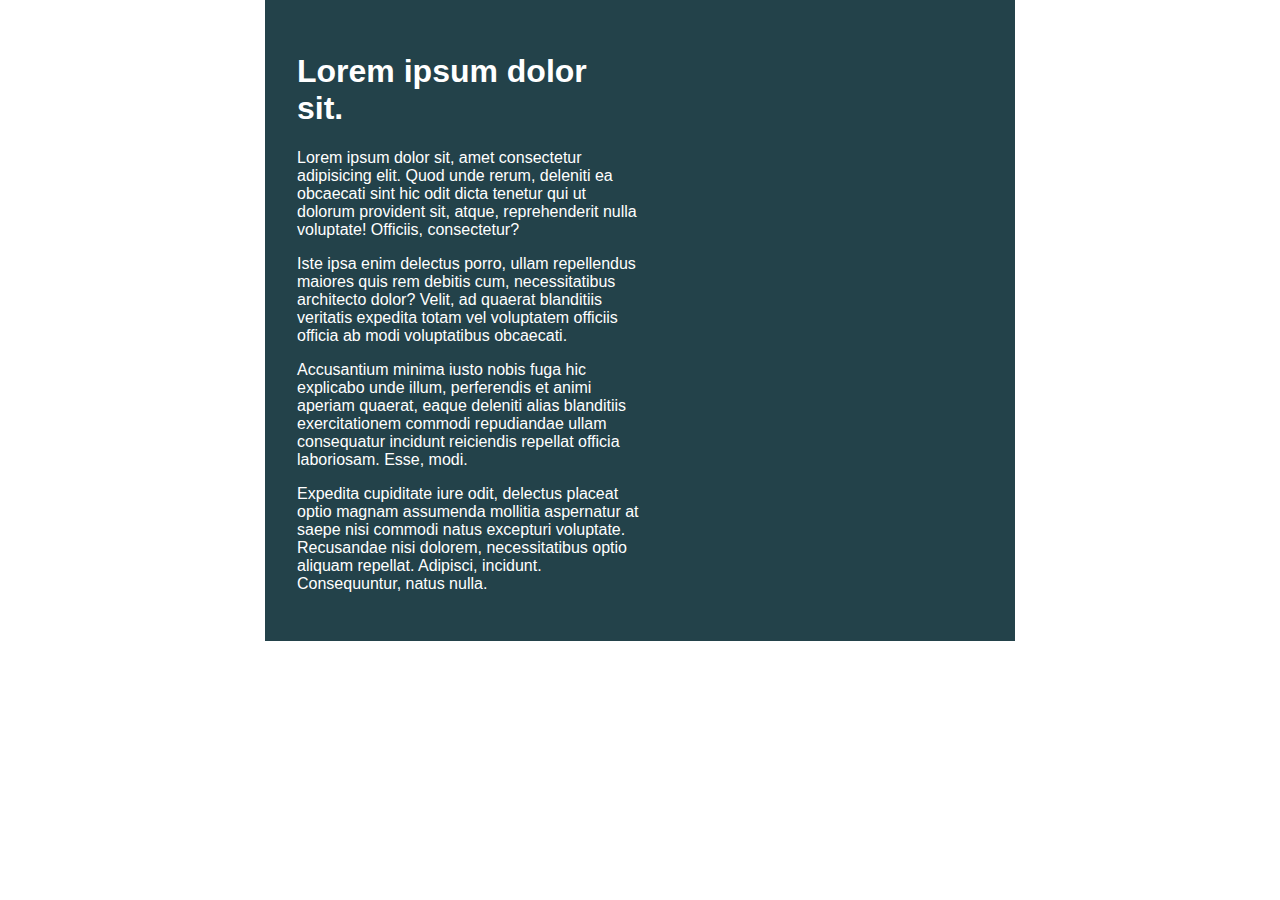
<file: d1/index.html>
<!DOCTYPE html>
<html lang="en">

<head>
    <meta charset="UTF-8">
    <meta name="viewport" content="width=device-width, initial-scale=1.0">
    <title>Day 01</title>

    <link rel="stylesheet" href="style.css">
</head>

<body>
    <div class="container">
        <div class="intro-content">
            <h1>Lorem ipsum dolor sit.</h1>
            <p>Lorem ipsum dolor sit, amet consectetur adipisicing elit. Quod unde rerum, deleniti ea obcaecati sint hic
                odit dicta tenetur qui ut dolorum provident sit, atque, reprehenderit nulla voluptate! Officiis,
                consectetur?</p>
            <p>Iste ipsa enim delectus porro, ullam repellendus maiores quis rem debitis cum, necessitatibus architecto
                dolor? Velit, ad quaerat blanditiis veritatis expedita totam vel voluptatem officiis officia ab modi
                voluptatibus obcaecati.</p>
            <p>Accusantium minima iusto nobis fuga hic explicabo unde illum, perferendis et animi aperiam quaerat, eaque
                deleniti alias blanditiis exercitationem commodi repudiandae ullam consequatur incidunt reiciendis
                repellat officia laboriosam. Esse, modi.</p>
            <p>Expedita cupiditate iure odit, delectus placeat optio magnam assumenda mollitia aspernatur at saepe nisi
                commodi natus excepturi voluptate. Recusandae nisi dolorem, necessitatibus optio aliquam repellat.
                Adipisci, incidunt. Consequuntur, natus nulla.</p>
        </div>
    </div>
</body>

</html>
</file>
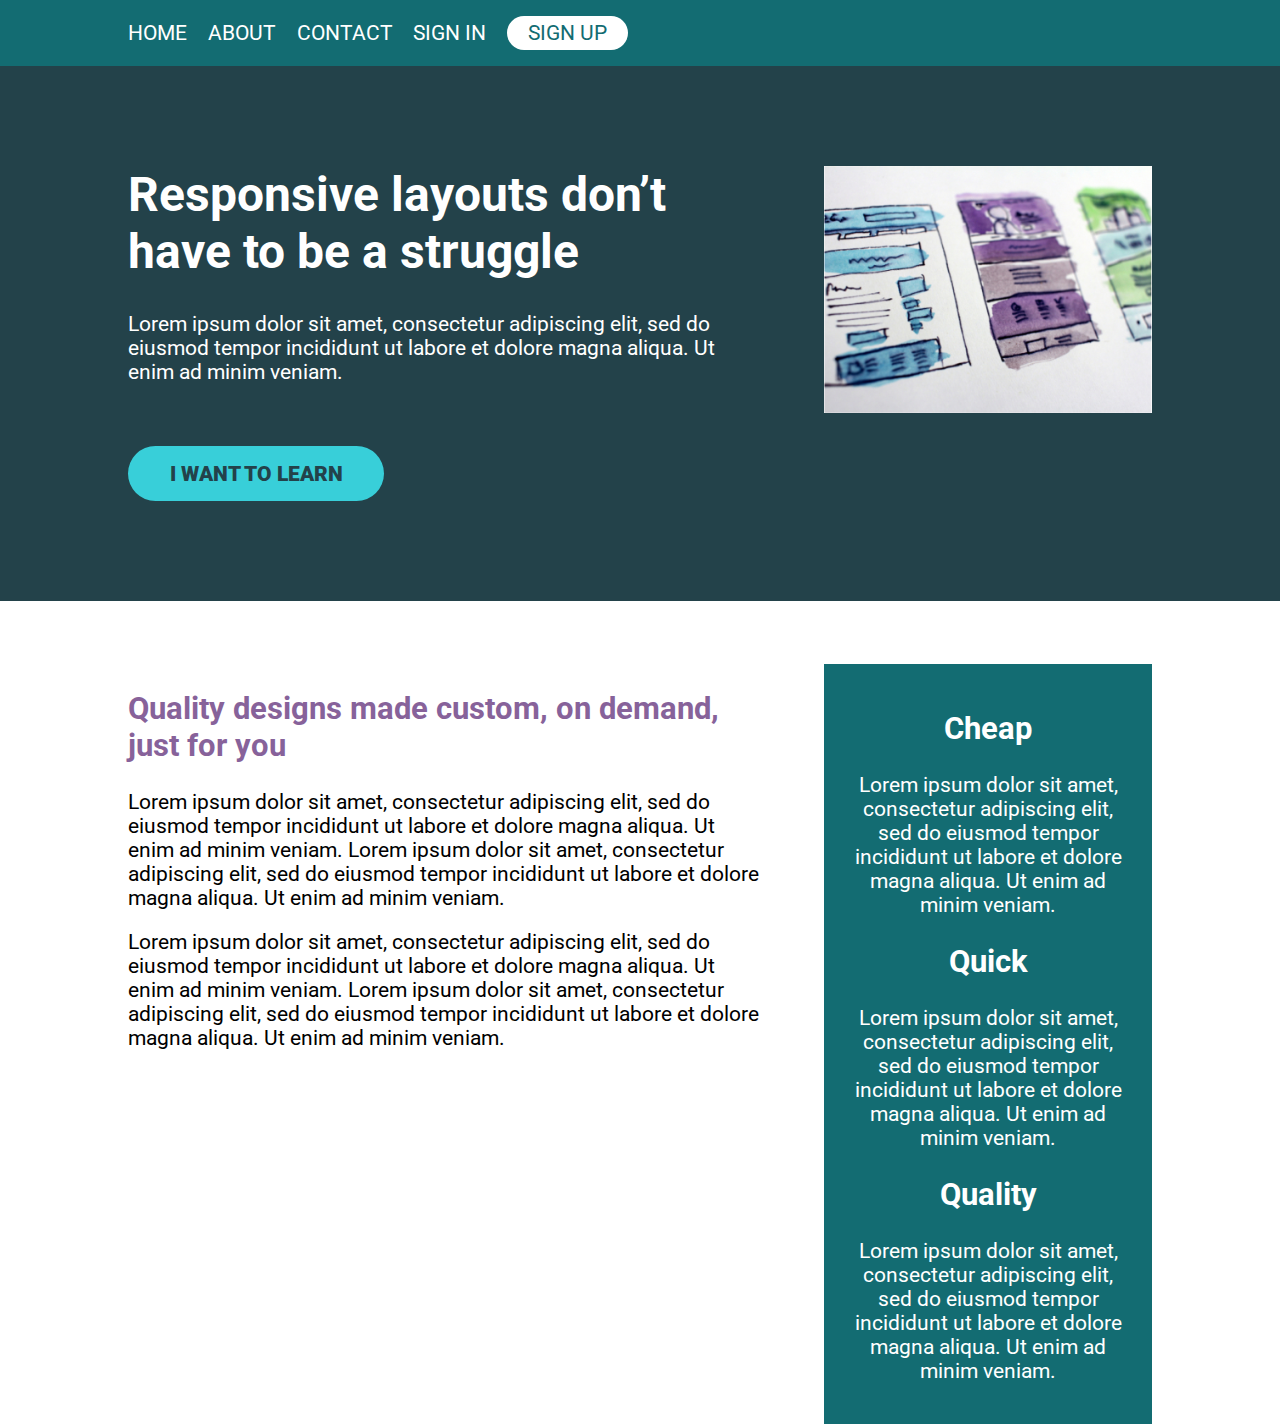
<file: d11/index.html>
<!DOCTYPE html>
<html lang="en">
  <head>
    <meta charset="UTF-8" />
    <meta name="viewport" content="width=device-width, initial-scale=1.0" />
    <title>Conquering Responsive Layouts</title>
    <link
      href="https://fonts.googleapis.com/css2?family=Roboto:wght@400;900&display=swap"
      rel="stylesheet"
    />
    <link rel="stylesheet" href="style.css" />
  </head>
  <body>
    <header>
      <div class="container">
        <nav class="nav">
          <ul class="nav__list">
            <li class="nav__item"><a href="#" class="nav__link">Home</a></li>
            <li class="nav__item"><a href="#" class="nav__link">About</a></li>
            <li class="nav__item"><a href="#" class="nav__link">Contact</a></li>
            <li class="nav__item"><a href="#" class="nav__link">Sign In</a></li>
            <li class="nav__item">
              <a href="#" class="nav__link nav__link--button">Sign up</a>
            </li>
          </ul>
        </nav>
      </div>
    </header>

    <section class="hero">
      <div class="container row">
        <div class="hero__text">
          <h1>Responsive layouts don’t have to be a struggle</h1>
          <p>
            Lorem ipsum dolor sit amet, consectetur adipiscing elit, sed do
            eiusmod tempor incididunt ut labore et dolore magna aliqua. Ut enim
            ad minim veniam.
          </p>
          <a href="#" class="btn">I want to learn</a>
        </div>
        <img
          src="img/hero-img.jpg"
          alt="UX design sketches"
          class="hero__img"
        />
      </div>
    </section>

    <main class="main container row">
      <section class="primary-content">
        <h2 class="section-title">
          Quality designs made custom, on demand, just for you
        </h2>
        <p>
          Lorem ipsum dolor sit amet, consectetur adipiscing elit, sed do
          eiusmod tempor incididunt ut labore et dolore magna aliqua. Ut enim ad
          minim veniam. Lorem ipsum dolor sit amet, consectetur adipiscing elit,
          sed do eiusmod tempor incididunt ut labore et dolore magna aliqua. Ut
          enim ad minim veniam.
        </p>
        <p>
          Lorem ipsum dolor sit amet, consectetur adipiscing elit, sed do
          eiusmod tempor incididunt ut labore et dolore magna aliqua. Ut enim ad
          minim veniam. Lorem ipsum dolor sit amet, consectetur adipiscing elit,
          sed do eiusmod tempor incididunt ut labore et dolore magna aliqua. Ut
          enim ad minim veniam.
        </p>
      </section>
      <aside class="sidebar">
        <h2 class="sidebar-title">Cheap</h2>
        <p>
          Lorem ipsum dolor sit amet, consectetur adipiscing elit, sed do
          eiusmod tempor incididunt ut labore et dolore magna aliqua. Ut enim ad
          minim veniam.
        </p>

        <h2 class="sidebar-title">Quick</h2>
        <p>
          Lorem ipsum dolor sit amet, consectetur adipiscing elit, sed do
          eiusmod tempor incididunt ut labore et dolore magna aliqua. Ut enim ad
          minim veniam.
        </p>

        <h2 class="sidebar-title">Quality</h2>
        <p>
          Lorem ipsum dolor sit amet, consectetur adipiscing elit, sed do
          eiusmod tempor incididunt ut labore et dolore magna aliqua. Ut enim ad
          minim veniam.
        </p>
      </aside>
    </main>
  </body>
</html>
</file>
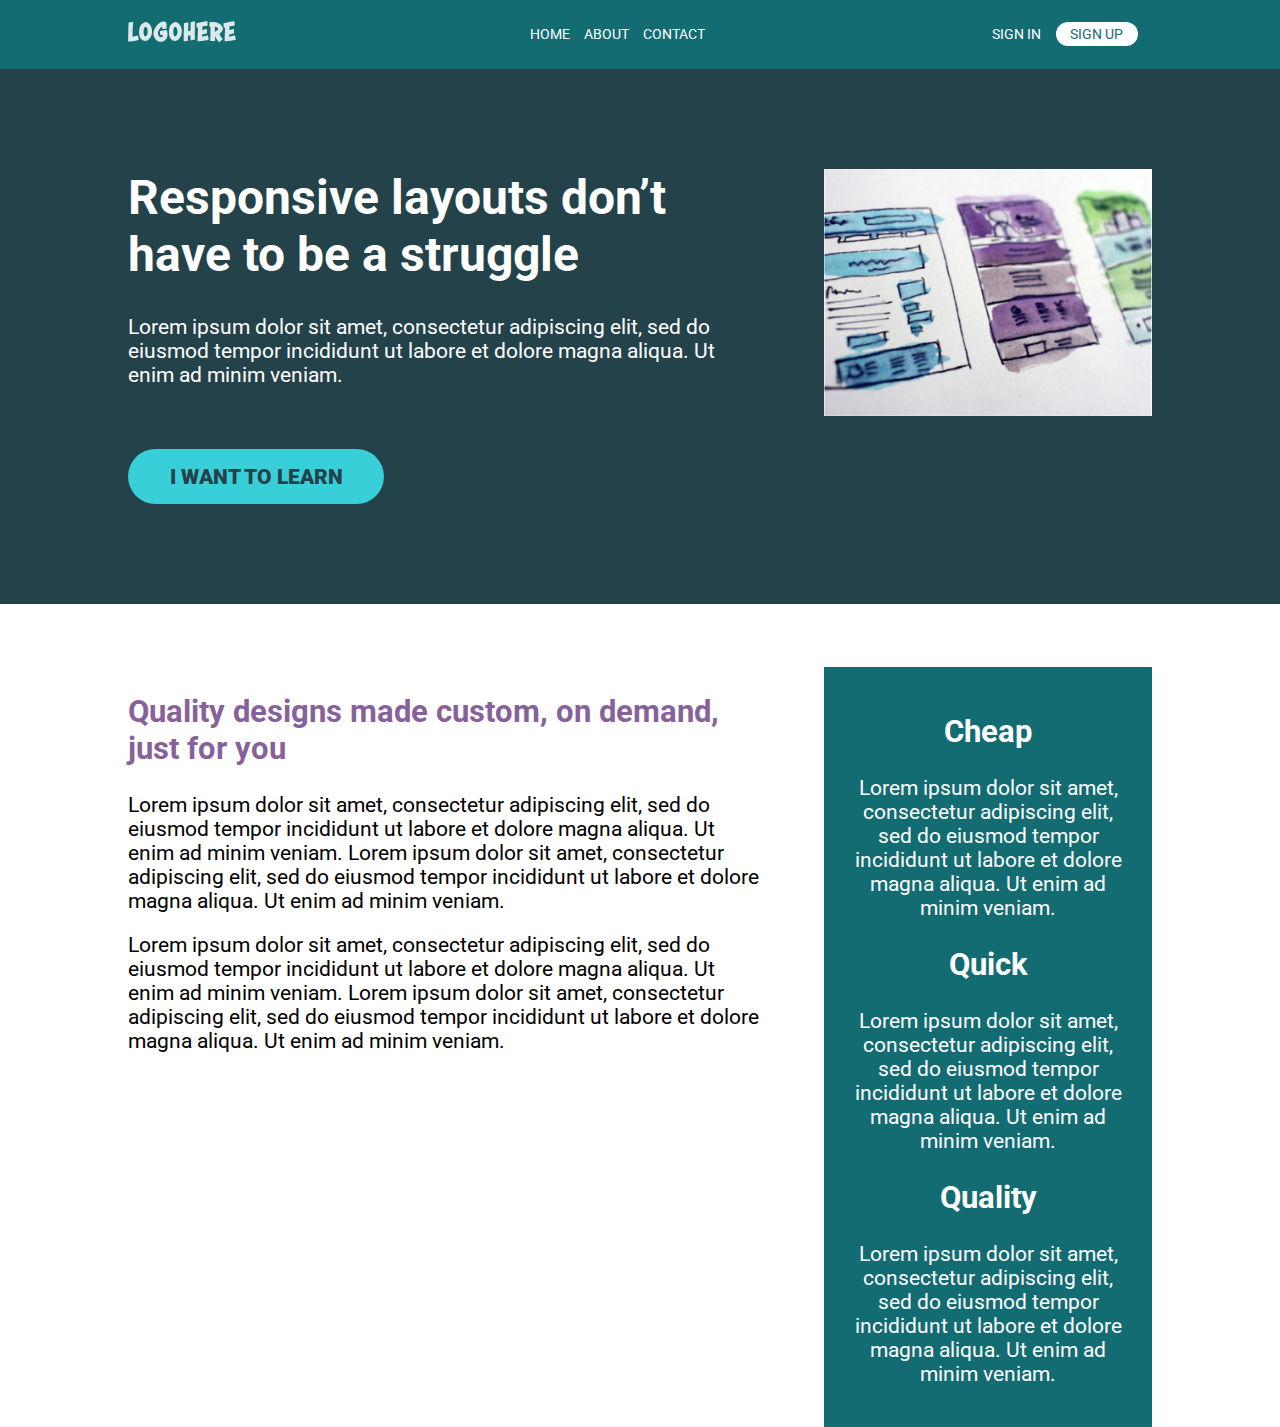
<file: d12/index.html>
<!DOCTYPE html>
<html lang="en">
  <head>
    <meta charset="UTF-8" />
    <meta name="viewport" content="width=device-width, initial-scale=1.0" />
    <title>Conquering Responsive Layouts</title>
    <link
      href="https://fonts.googleapis.com/css2?family=Roboto:wght@400;900&display=swap"
      rel="stylesheet"
    />
    <link rel="stylesheet" href="style.css" />
  </head>
  <body>
    <header>
      <div class="container row">
        <a href="#">
          <img
            class="logo"
            src="/d12/img/logo.svg"
            alt="Conquering Responsive Layouts"
          />
        </a>
        <nav class="nav">
          <ul class="nav__list nav__list--primary">
            <li class="nav__item"><a href="#" class="nav__link">Home</a></li>
            <li class="nav__item"><a href="#" class="nav__link">About</a></li>
            <li class="nav__item"><a href="#" class="nav__link">Contact</a></li>
          </ul>
          <ul class="nav__list nav__list--secondary">
            <li class="nav__item"><a href="#" class="nav__link">Sign In</a></li>
            <li class="nav__item">
              <a href="#" class="nav__link nav__link--button">Sign up</a>
            </li>
          </ul>
        </nav>
      </div>
    </header>

    <section class="hero">
      <div class="container row">
        <div class="hero__text">
          <h1>Responsive layouts don’t have to be a struggle</h1>
          <p>
            Lorem ipsum dolor sit amet, consectetur adipiscing elit, sed do
            eiusmod tempor incididunt ut labore et dolore magna aliqua. Ut enim
            ad minim veniam.
          </p>
          <a href="#" class="btn">I want to learn</a>
        </div>
        <img
          src="img/hero-img.jpg"
          alt="UX design sketches"
          class="hero__img"
        />
      </div>
    </section>

    <main class="main container row">
      <section class="primary-content">
        <h2 class="section-title">
          Quality designs made custom, on demand, just for you
        </h2>
        <p>
          Lorem ipsum dolor sit amet, consectetur adipiscing elit, sed do
          eiusmod tempor incididunt ut labore et dolore magna aliqua. Ut enim ad
          minim veniam. Lorem ipsum dolor sit amet, consectetur adipiscing elit,
          sed do eiusmod tempor incididunt ut labore et dolore magna aliqua. Ut
          enim ad minim veniam.
        </p>
        <p>
          Lorem ipsum dolor sit amet, consectetur adipiscing elit, sed do
          eiusmod tempor incididunt ut labore et dolore magna aliqua. Ut enim ad
          minim veniam. Lorem ipsum dolor sit amet, consectetur adipiscing elit,
          sed do eiusmod tempor incididunt ut labore et dolore magna aliqua. Ut
          enim ad minim veniam.
        </p>
      </section>
      <aside class="sidebar">
        <h2 class="sidebar-title">Cheap</h2>
        <p>
          Lorem ipsum dolor sit amet, consectetur adipiscing elit, sed do
          eiusmod tempor incididunt ut labore et dolore magna aliqua. Ut enim ad
          minim veniam.
        </p>

        <h2 class="sidebar-title">Quick</h2>
        <p>
          Lorem ipsum dolor sit amet, consectetur adipiscing elit, sed do
          eiusmod tempor incididunt ut labore et dolore magna aliqua. Ut enim ad
          minim veniam.
        </p>

        <h2 class="sidebar-title">Quality</h2>
        <p>
          Lorem ipsum dolor sit amet, consectetur adipiscing elit, sed do
          eiusmod tempor incididunt ut labore et dolore magna aliqua. Ut enim ad
          minim veniam.
        </p>
      </aside>
    </main>
  </body>
</html>
</file>
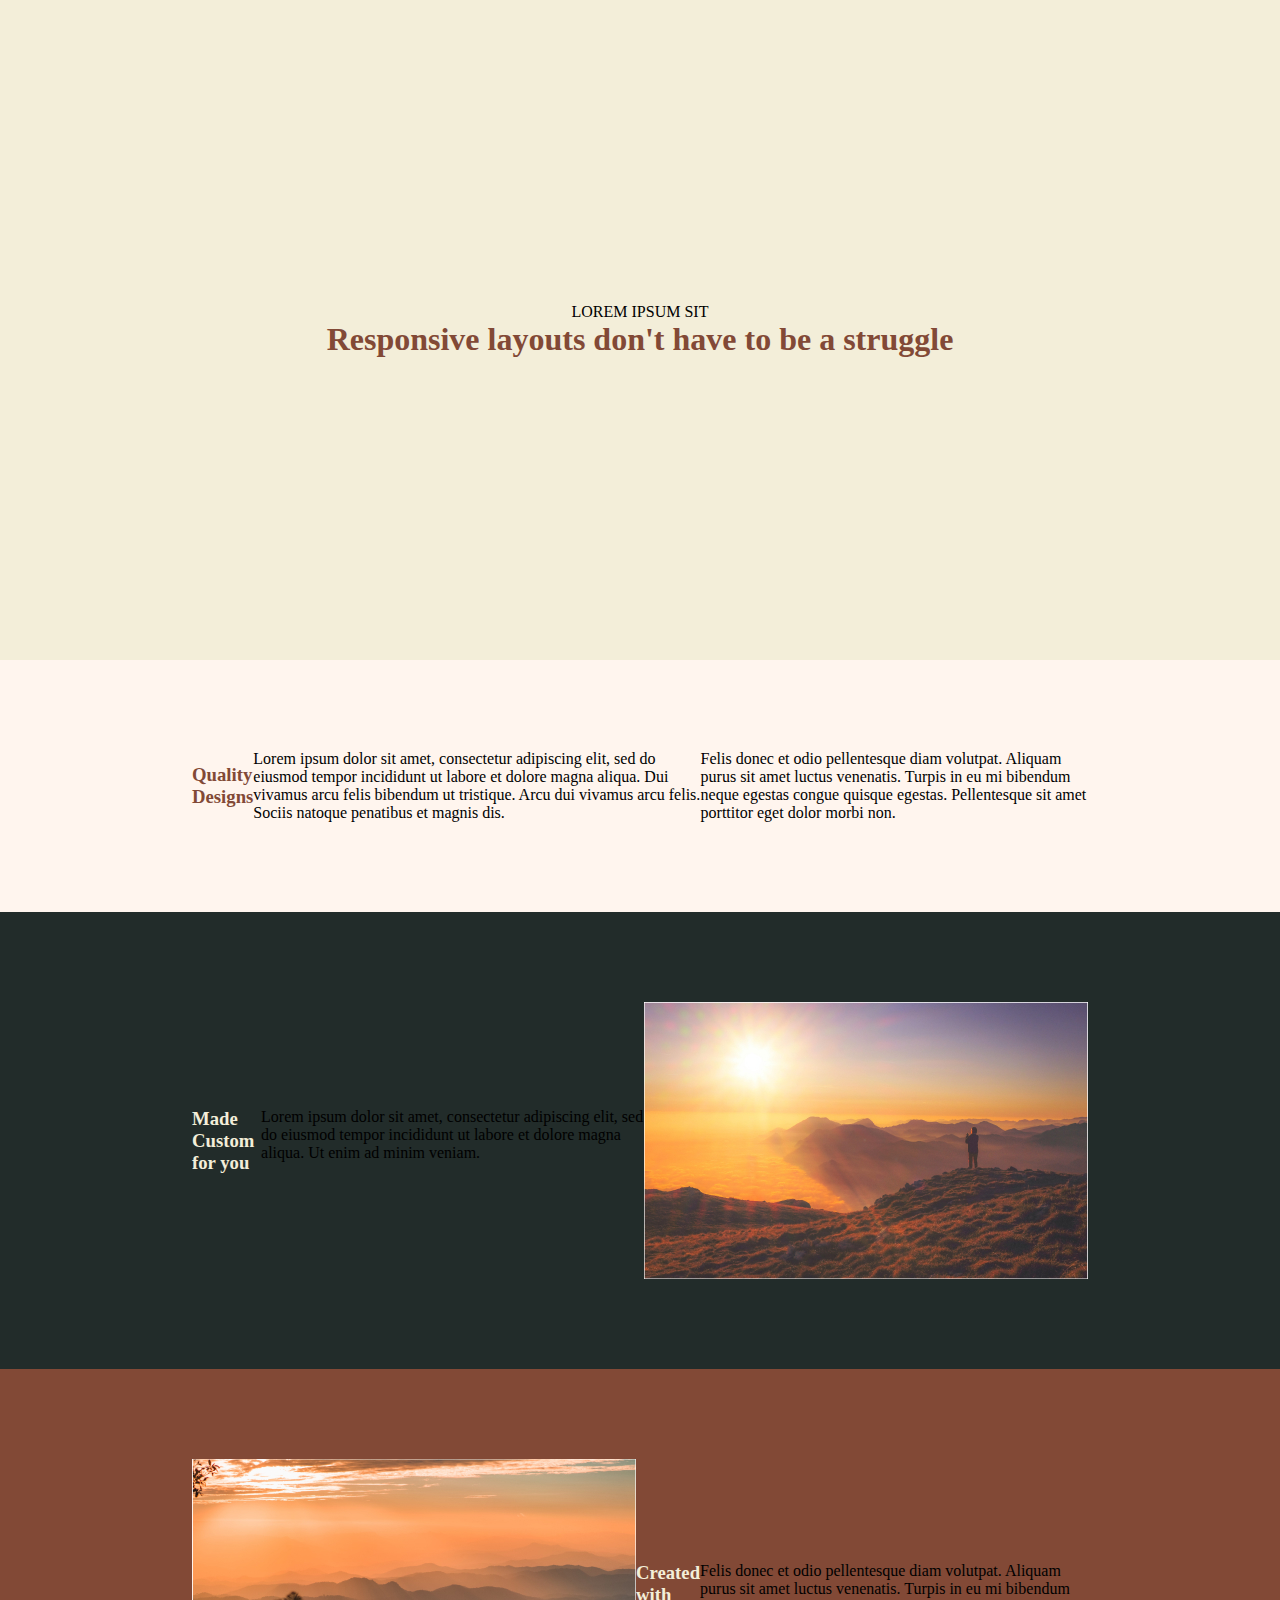
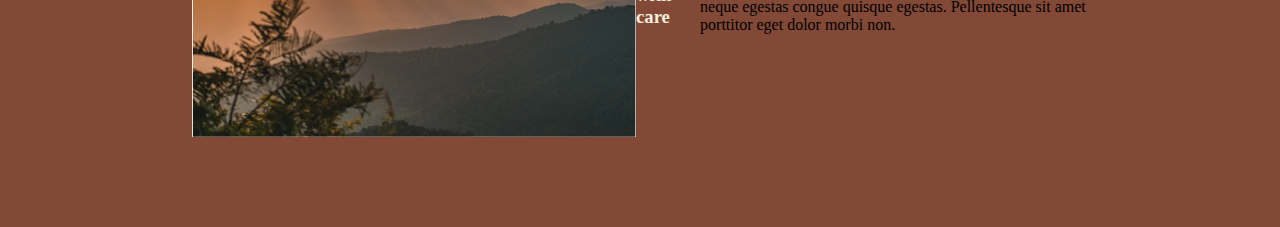
<file: d13-14/index.html>
<!DOCTYPE html>
<html lang="en">
  <head>
    <meta charset="UTF-8" />
    <meta http-equiv="X-UA-Compatible" content="IE=edge" />
    <meta name="viewport" content="width=device-width, initial-scale=1.0" />
    <title>Flexbox Challenge #4</title>
    <link rel="stylesheet" href="style.css" />
  </head>
  <body>
    <section class="section section1 row">
      <header>
        <p>LOREM IPSUM SIT</p>
        <h1 class="heading-brown">
          Responsive layouts don't have to be a struggle
        </h1>
      </header>
    </section>

    <section class="section section2 row">
      <h3 class="heading-brown">Quality Designs</h3>
      <p>
        Lorem ipsum dolor sit amet, consectetur adipiscing elit, sed do eiusmod
        tempor incididunt ut labore et dolore magna aliqua. Dui vivamus arcu
        felis bibendum ut tristique. Arcu dui vivamus arcu felis. Sociis natoque
        penatibus et magnis dis.
      </p>
      <p>
        Felis donec et odio pellentesque diam volutpat. Aliquam purus sit amet
        luctus venenatis. Turpis in eu mi bibendum neque egestas congue quisque
        egestas. Pellentesque sit amet porttitor eget dolor morbi non.
      </p>
    </section>

    <section class="section section3 row">
      <div class="content">
        <h3 class="heading-cream">Made Custom for you</h3>
        <p>
          Lorem ipsum dolor sit amet, consectetur adipiscing elit, sed do
          eiusmod tempor incididunt ut labore et dolore magna aliqua. Ut enim ad
          minim veniam.
        </p>
      </div>
      <img src="/d13-14/image-01.jpg" alt="image-01" />
    </section>

    <section class="section section4 row">
      <img src="/d13-14/image-02.jpg" alt="image-02" />
      <div class="content">
        <h3 class="heading-cream">Created with care</h3>
        <p>
          Felis donec et odio pellentesque diam volutpat. Aliquam purus sit amet
          luctus venenatis. Turpis in eu mi bibendum neque egestas congue
          quisque egestas. Pellentesque sit amet porttitor eget dolor morbi non.
        </p>
      </div>
    </section>
  </body>
</html>
</file>
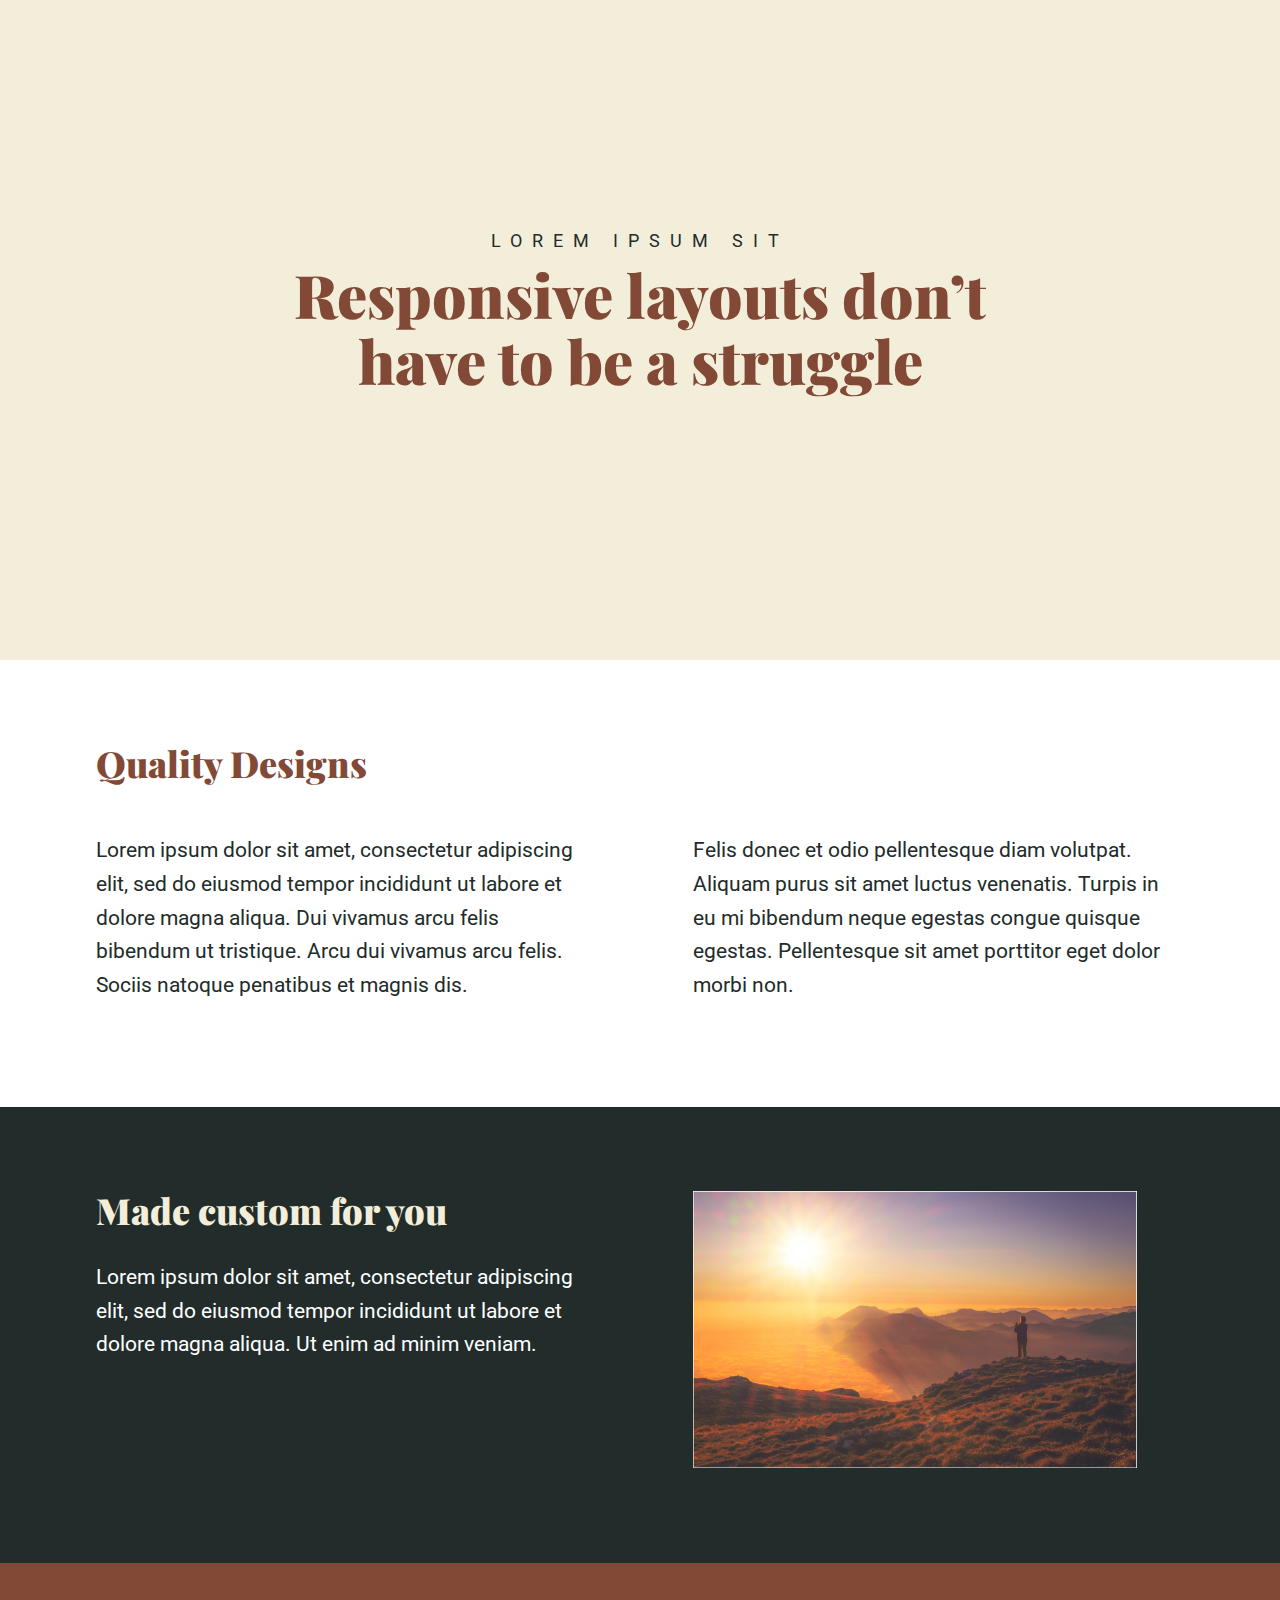
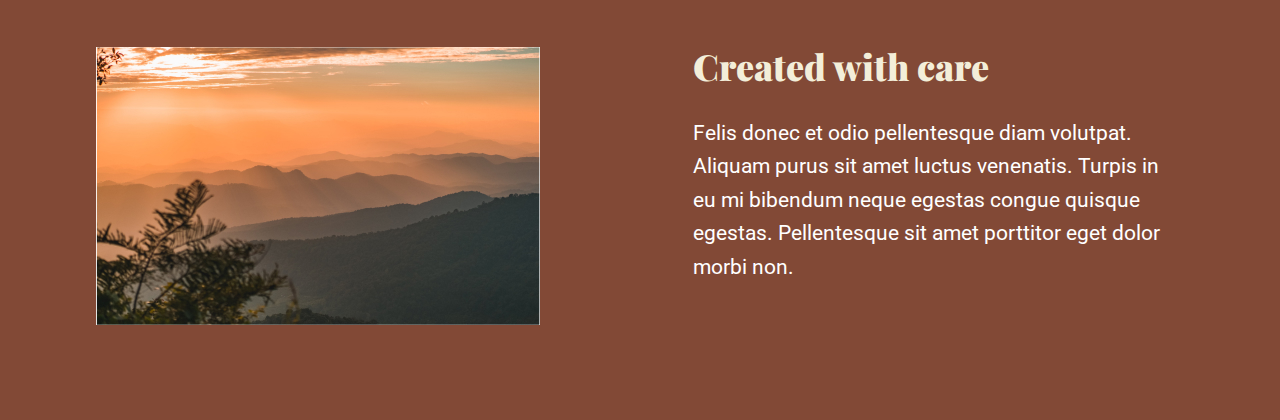
<file: d18/index.html>
<!DOCTYPE html>
<html lang="en">
<head>
    <meta charset="UTF-8">
    <meta name="viewport" content="width=device-width, initial-scale=1.0">
    <title>Conquering Responsive Layouts</title>
    <link href="https://fonts.googleapis.com/css2?family=Playfair+Display:wght@900&family=Roboto:wght@300;400&display=swap" rel="stylesheet"> 
    <link rel="stylesheet" href="style.css">
</head>
<body>
    <section class="intro">
        <div class="container">
            <p class="intro__text">lorem ipsum sit</p>
            <h1 class="intro__title">Responsive layouts don’t<br>
            have to be a struggle</h1>

        </div>
    </section>

    <section class="section-two">
        <div class="container">
            <h2 class="section-title section-title--dark">Quality Designs</h2>
            <div class="row">
                <div class="col">
                    <p>Lorem ipsum dolor sit amet, consectetur adipiscing elit, sed do eiusmod tempor incididunt ut labore et dolore magna aliqua. Dui vivamus arcu felis bibendum ut tristique. Arcu dui vivamus arcu felis. Sociis natoque penatibus et magnis dis. </p>
                </div>
                <div class="col">
                    <p>Felis donec et odio pellentesque diam volutpat. Aliquam purus sit amet luctus venenatis. Turpis in eu mi bibendum neque egestas congue quisque egestas. Pellentesque sit amet porttitor eget dolor morbi non.</p>
                </div>
            </div>
        </div>
    </section>

    <section class="section-three">
        <div class="container row">
            <div class="col">
                <h2 class="section-title">Made custom for you</h2>
                <p>Lorem ipsum dolor sit amet, consectetur adipiscing elit, sed do eiusmod tempor incididunt ut labore et dolore magna aliqua. Ut enim ad minim veniam.</p>
            </div>
            <div class="col">
                <img src="img/image-01.jpg" alt="a sunset over a mountain range">
            </div>
        </div>
    </section>

    <section class="section-four">
        <div class="container row">
            <div class="col">
                <img src="img/image-02.jpg" alt="a sunset over a mountain range with tree branches in the foreground">
            </div>
            <div class="col">
                <h2 class="section-title">Created with care</h2>
                <p>Felis donec et odio pellentesque diam volutpat. Aliquam purus sit amet luctus venenatis. Turpis in eu mi bibendum neque egestas congue quisque egestas. Pellentesque sit amet porttitor eget dolor morbi non.</p>
            </div>
        </div>
    </section>
</body>
</html>
</file>
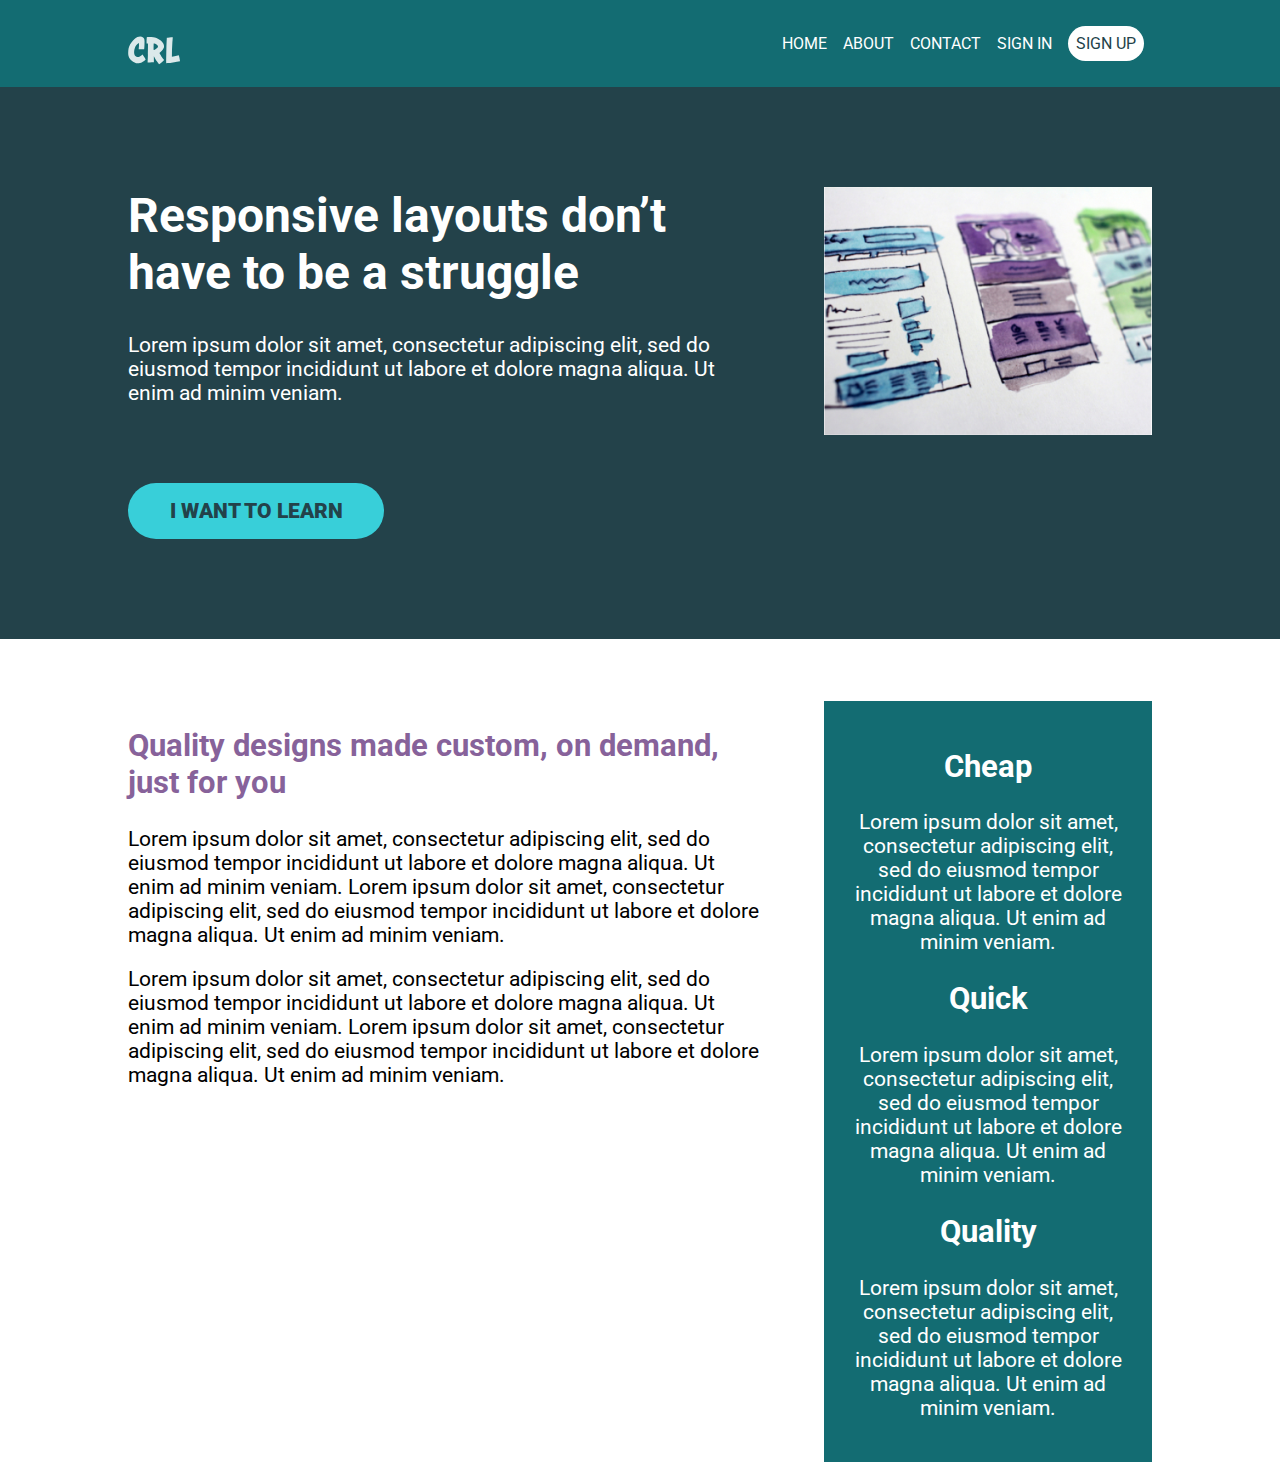
<file: d19/index.html>
<!DOCTYPE html>
<html lang="en">
<head>
    <meta charset="UTF-8">
    <meta name="viewport" content="width=device-width, initial-scale=1.0">
    <title>Conquering Responsive Layouts</title>
    <link href="https://fonts.googleapis.com/css2?family=Roboto:wght@400;900&display=swap" rel="stylesheet"> 
    <link rel="stylesheet" href="style.css">
</head>
<body>
    <header> 
        <div class="container row">
            <button class="nav-toggle" aria-label="open navigation">
                <span class="hamburger"></span>
            </button>
            <a class="logo" href="#">
                <img src="img/logo.svg" alt="conquering responsive layouts">
            </a>
            <nav class="nav">
                <ul class="nav__list nav__list--primary">
                    <li class="nav__item"><a href="#" class="nav__link">Home</a></li>
                    <li class="nav__item"><a href="#" class="nav__link">About</a></li>
                    <li class="nav__item"><a href="#" class="nav__link">Contact</a></li>
                </ul>
                <ul class="nav__list nav__list--secondary">
                    <li class="nav__item"><a href="#" class="nav__link">Sign In</a></li>
                    <li class="nav__item"><a href="#" class="nav__link nav__link--button">Sign up</a></li>
                </ul>
            </nav>
        </div>
    </header>
    
    <section class="hero">
        <div class="container row">
            <div class="hero__text">
                <h1>Responsive layouts don’t have to be a struggle</h1>
                <p>Lorem ipsum dolor sit amet, consectetur adipiscing elit, sed do eiusmod tempor incididunt ut labore et dolore magna aliqua. Ut enim ad minim veniam.</p>
                <a href="#" class="btn">I want to learn</a>
            </div>
            <img src="img/hero-img.jpg" alt="UX design sketches" class="hero__img">
        </div>
    </section> 

    <main class="main container row">
            <section class="primary-content">
                <h2 class="section-title">Quality designs made custom, on demand, just for you</h2>
                <p>Lorem ipsum dolor sit amet, consectetur adipiscing elit, sed do eiusmod tempor incididunt ut labore et dolore magna aliqua. Ut enim ad minim veniam. Lorem ipsum dolor sit amet, consectetur adipiscing elit, sed do eiusmod tempor incididunt ut labore et dolore magna aliqua. Ut enim ad minim veniam.</p>
                <p>Lorem ipsum dolor sit amet, consectetur adipiscing elit, sed do eiusmod tempor incididunt ut labore et dolore magna aliqua. Ut enim ad minim veniam. Lorem ipsum dolor sit amet, consectetur adipiscing elit, sed do eiusmod tempor incididunt ut labore et dolore magna aliqua. Ut enim ad minim veniam.</p>
            </section>
            <aside class="sidebar">
                <h2 class="sidebar-title">Cheap</h2>
                <p>Lorem ipsum dolor sit amet, consectetur adipiscing elit, sed do eiusmod tempor incididunt ut labore et dolore magna aliqua. Ut enim ad minim veniam.</p>

                <h2 class="sidebar-title">Quick</h2>
                <p>Lorem ipsum dolor sit amet, consectetur adipiscing elit, sed do eiusmod tempor incididunt ut labore et dolore magna aliqua. Ut enim ad minim veniam.</p>

                <h2 class="sidebar-title">Quality</h2>
                <p>Lorem ipsum dolor sit amet, consectetur adipiscing elit, sed do eiusmod tempor incididunt ut labore et dolore magna aliqua. Ut enim ad minim veniam.</p>
            </aside>
    </main>

    <script src="main.js"></script>

</body>
</html>
</file>
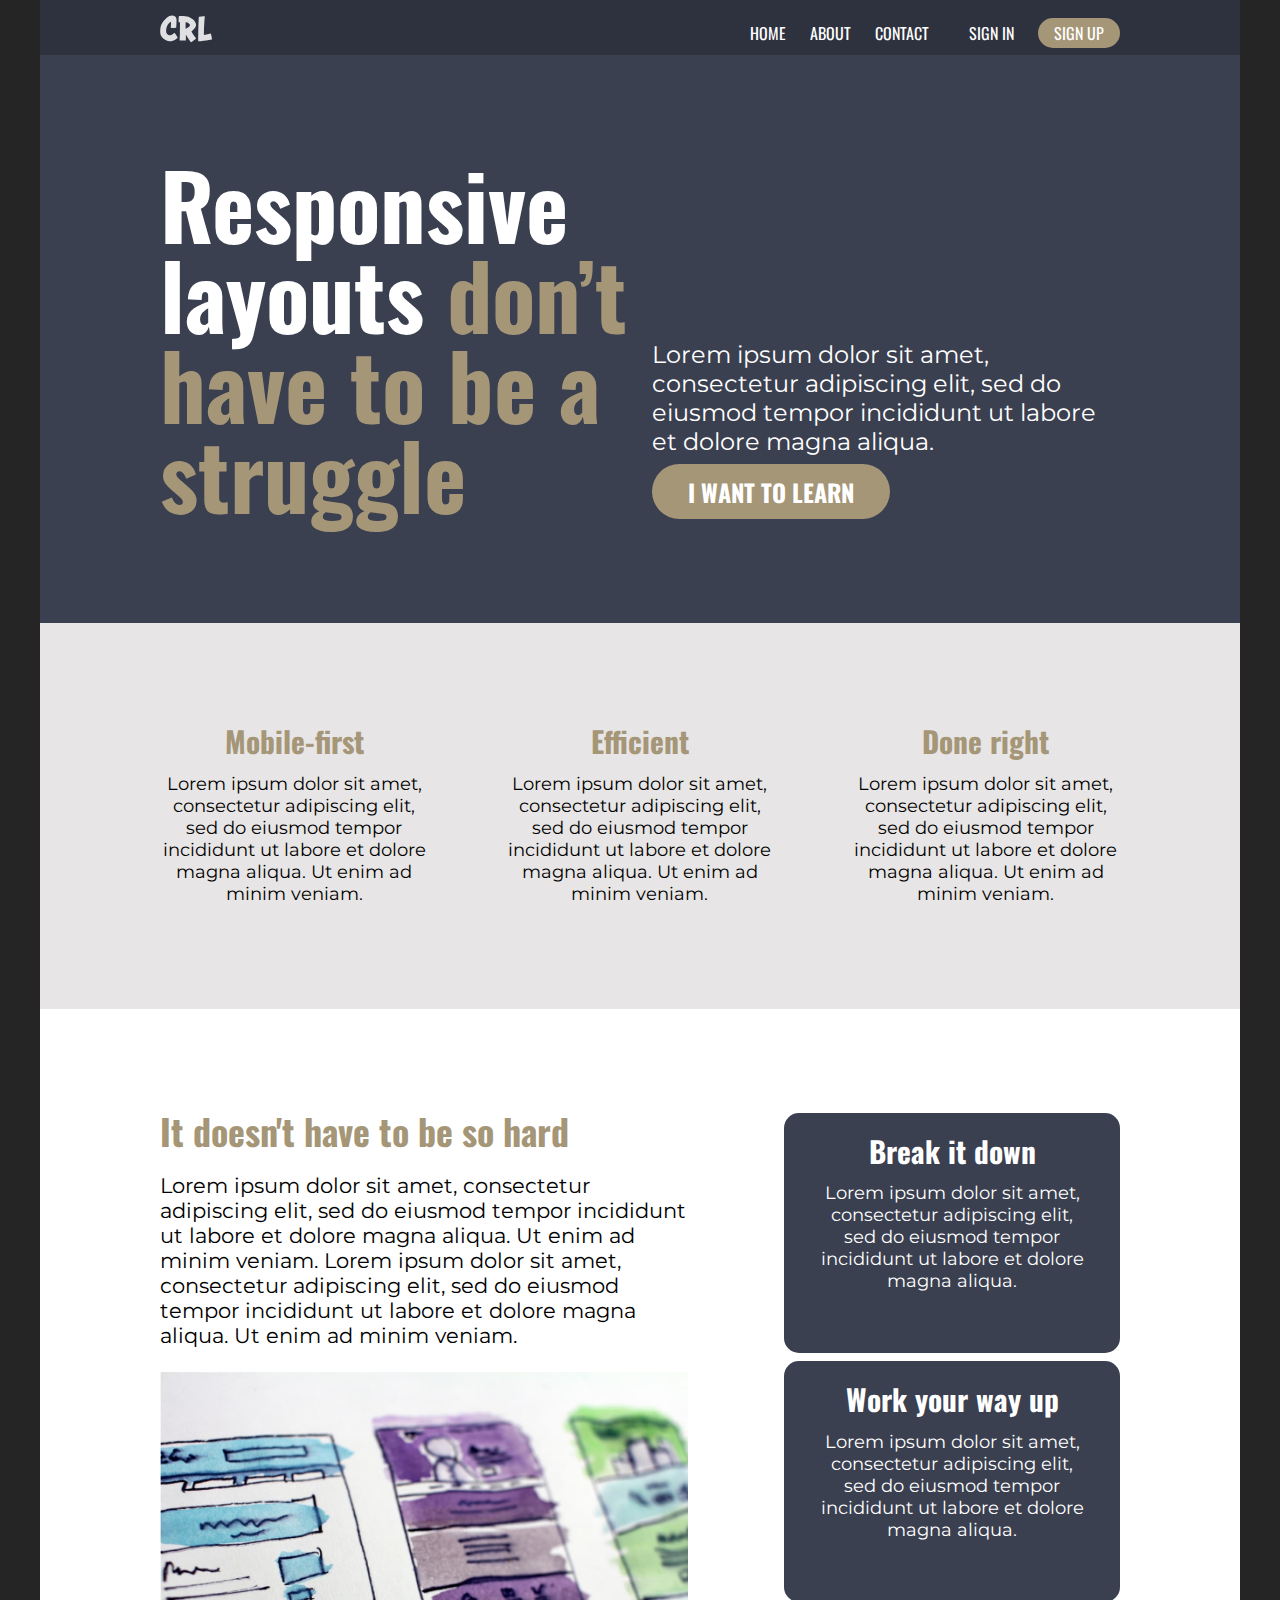
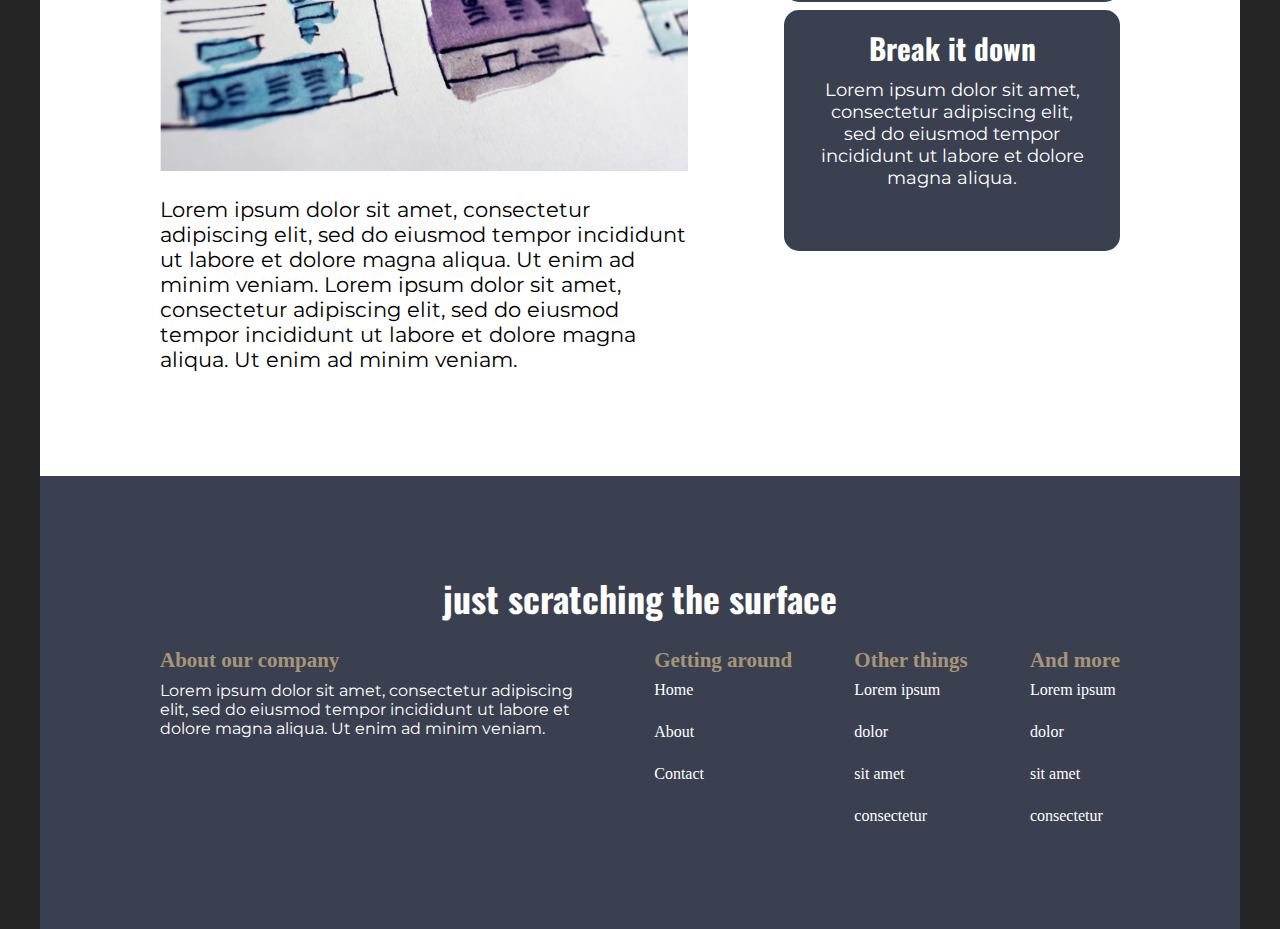
<file: d21/index.html>
<!DOCTYPE html>
<html lang="en">
  <head>
    <meta charset="UTF-8" />
    <meta http-equiv="X-UA-Compatible" content="IE=edge" />
    <meta name="viewport" content="width=device-width, initial-scale=1.0" />
    <title>Conquering Responsive Layouts</title>
    <link rel="preconnect" href="https://fonts.googleapis.com" />
    <link rel="preconnect" href="https://fonts.gstatic.com" crossorigin />
    <link
      href="https://fonts.googleapis.com/css2?family=Montserrat&family=Oswald:wght@700&display=swap"
      rel="stylesheet"
    />
    <link rel="stylesheet" href="style.css" />
  </head>
  <body>
    <header class="header max">
      <div class="header-wrapper">
        <button class="nav-toggle" aria-label="open navigation">
          <span class="hamburger"></span>
        </button>
        <a class="logo" href="#">
          <img src="img/logo.svg" alt="conquering responsive layouts" />
        </a>
        <nav class="nav">
          <ul class="nav__list nav__list--primary">
            <li class="nav__item"><a href="#" class="nav__link">Home</a></li>
            <li class="nav__item"><a href="#" class="nav__link">About</a></li>
            <li class="nav__item"><a href="#" class="nav__link">Contact</a></li>
          </ul>
          <ul class="nav__list nav__list--secondary">
            <li class="nav__item"><a href="#" class="nav__link">Sign In</a></li>
            <li class="nav__item">
              <a href="#" class="nav__link nav__link--button">Sign up</a>
            </li>
          </ul>
        </nav>
      </div>
    </header>

    <section class="hero max">
      <div class="hero__text container row">
        <h1 class="hero__title title">
          Responsive layouts
          <span>don’t have to be a struggle</span>
        </h1>
        <div class="hero__subtext">
          <p>
            Lorem ipsum dolor sit amet, consectetur adipiscing elit, sed do
            eiusmod tempor incididunt ut labore et dolore magna aliqua.
          </p>
          <a href="#" class="btn">I want to learn</a>
        </div>
      </div>
    </section>

    <main class="max">
      <section class="section1">
        <div class="section1__wrapper container row">
          <div class="description-box">
            <h2 class="section__title--biege">Mobile-first</h2>
            <p>
              Lorem ipsum dolor sit amet, consectetur adipiscing elit, sed do
              eiusmod tempor incididunt ut labore et dolore magna aliqua. Ut
              enim ad minim veniam.
            </p>
          </div>

          <div class="description-box">
            <h2 class="section__title--biege">Efficient</h2>
            <p>
              Lorem ipsum dolor sit amet, consectetur adipiscing elit, sed do
              eiusmod tempor incididunt ut labore et dolore magna aliqua. Ut
              enim ad minim veniam.
            </p>
          </div>

          <div class="description-box">
            <h2 class="section__title--biege">Done right</h2>
            <p>
              Lorem ipsum dolor sit amet, consectetur adipiscing elit, sed do
              eiusmod tempor incididunt ut labore et dolore magna aliqua. Ut
              enim ad minim veniam.
            </p>
          </div>
        </div>
      </section>

      <section class="section2">
        <div class="section2__wrapper container row">
          <div class="content">
            <h2 class="section__title--biege">It doesn't have to be so hard</h2>
            <p>
              Lorem ipsum dolor sit amet, consectetur adipiscing elit, sed do
              eiusmod tempor incididunt ut labore et dolore magna aliqua. Ut
              enim ad minim veniam. Lorem ipsum dolor sit amet, consectetur
              adipiscing elit, sed do eiusmod tempor incididunt ut labore et
              dolore magna aliqua. Ut enim ad minim veniam.
            </p>

            <div class="content-img">
              <img
                src="img/the-image.jpg"
                alt="UX design sketches"
                class="ux-img"
              />
            </div>

            <p>
              Lorem ipsum dolor sit amet, consectetur adipiscing elit, sed do
              eiusmod tempor incididunt ut labore et dolore magna aliqua. Ut
              enim ad minim veniam. Lorem ipsum dolor sit amet, consectetur
              adipiscing elit, sed do eiusmod tempor incididunt ut labore et
              dolore magna aliqua. Ut enim ad minim veniam.
            </p>
          </div>

          <aside class="sidebar">
            <div class="sidebar__box description-box">
              <h2 class="section__title--white">Break it down</h2>
              <p>
                Lorem ipsum dolor sit amet, consectetur adipiscing elit, sed do
                eiusmod tempor incididunt ut labore et dolore magna aliqua.
              </p>
            </div>

            <div class="sidebar__box description-box">
              <h2 class="section__title--white">Work your way up</h2>
              <p>
                Lorem ipsum dolor sit amet, consectetur adipiscing elit, sed do
                eiusmod tempor incididunt ut labore et dolore magna aliqua.
              </p>
            </div>

            <div class="sidebar__box description-box">
              <h2 class="section__title--white">Break it down</h2>
              <p>
                Lorem ipsum dolor sit amet, consectetur adipiscing elit, sed do
                eiusmod tempor incididunt ut labore et dolore magna aliqua.
              </p>
            </div>
          </aside>
        </div>
      </section>
    </main>

    <footer class="footer max">
      <div class="footer__wrapper container">
        <h2 class="footer__title section__title--white">
          just scratching the surface
        </h2>

        <div class="footer-detailwrap row">
          <div class="footer__details footer__details--main">
            <h3 class="section__title--biege">About our company</h3>
            <p>
              Lorem ipsum dolor sit amet, consectetur adipiscing elit, sed do
              eiusmod tempor incididunt ut labore et dolore magna aliqua. Ut
              enim ad minim veniam.
            </p>
          </div>

          <div class="footer__details footer__details--sub">
            <h3 class="section__title--biege">Getting around</h3>
            <ul class="footer__linkwrap">
              <li class="footer__links">Home</li>
              <li class="footer__links">About</li>
              <li class="footer__links">Contact</li>
            </ul>
          </div>

          <div class="footer__details footer__details--sub">
            <h3 class="section__title--biege">Other things</h3>
            <ul class="footer__linkwrap">
              <li class="footer__links">Lorem ipsum</li>
              <li class="footer__links">dolor</li>
              <li class="footer__links">sit amet</li>
              <li class="footer__links">consectetur</li>
            </ul>
          </div>

          <div class="footer__details footer__details--sub">
            <h3 class="section__title--biege">And more</h3>
            <ul class="footer__linkwrap">
              <li class="footer__links">Lorem ipsum</li>
              <li class="footer__links">dolor</li>
              <li class="footer__links">sit amet</li>
              <li class="footer__links">consectetur</li>
            </ul>
          </div>
        </div>
      </div>
    </footer>

    <script src="main.js"></script>
  </body>
</html>
</file>
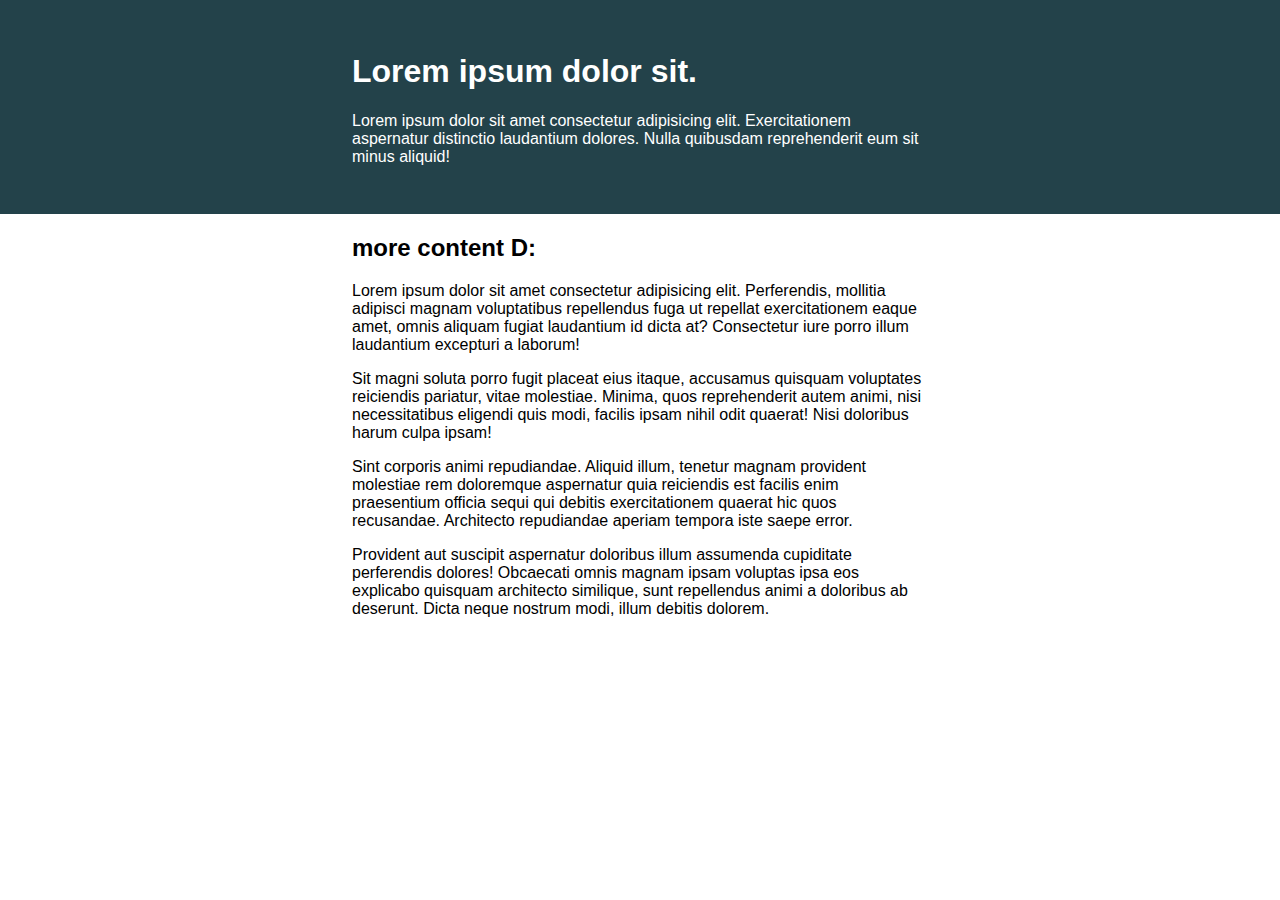
<file: d3/index.html>
<!DOCTYPE html>
<html lang="en">
  <head>
    <meta charset="UTF-8" />
    <meta name="viewport" content="width=device-width, initial-scale=1.0" />
    <title>Day 01</title>

    <link rel="stylesheet" href="style.css" />
  </head>
  <body>
    <div class="container">
      <div class="intro-content">
        <h1>Lorem ipsum dolor sit.</h1>
        <p>
          Lorem ipsum dolor sit amet consectetur adipisicing elit.
          Exercitationem aspernatur distinctio laudantium dolores. Nulla
          quibusdam reprehenderit eum sit minus aliquid!
        </p>
      </div>
    </div>
    <!-- added new div container for more content section  -->
    <div class="more-content">
      <h2>more content D:</h2>
      <p>
        Lorem ipsum dolor sit amet consectetur adipisicing elit. Perferendis,
        mollitia adipisci magnam voluptatibus repellendus fuga ut repellat
        exercitationem eaque amet, omnis aliquam fugiat laudantium id dicta at?
        Consectetur iure porro illum laudantium excepturi a laborum!
      </p>
      <p>
        Sit magni soluta porro fugit placeat eius itaque, accusamus quisquam
        voluptates reiciendis pariatur, vitae molestiae. Minima, quos
        reprehenderit autem animi, nisi necessitatibus eligendi quis modi,
        facilis ipsam nihil odit quaerat! Nisi doloribus harum culpa ipsam!
      </p>
      <p>
        Sint corporis animi repudiandae. Aliquid illum, tenetur magnam provident
        molestiae rem doloremque aspernatur quia reiciendis est facilis enim
        praesentium officia sequi qui debitis exercitationem quaerat hic quos
        recusandae. Architecto repudiandae aperiam tempora iste saepe error.
      </p>
      <p>
        Provident aut suscipit aspernatur doloribus illum assumenda cupiditate
        perferendis dolores! Obcaecati omnis magnam ipsam voluptas ipsa eos
        explicabo quisquam architecto similique, sunt repellendus animi a
        doloribus ab deserunt. Dicta neque nostrum modi, illum debitis dolorem.
      </p>
    </div>
  </body>
</html>
</file>
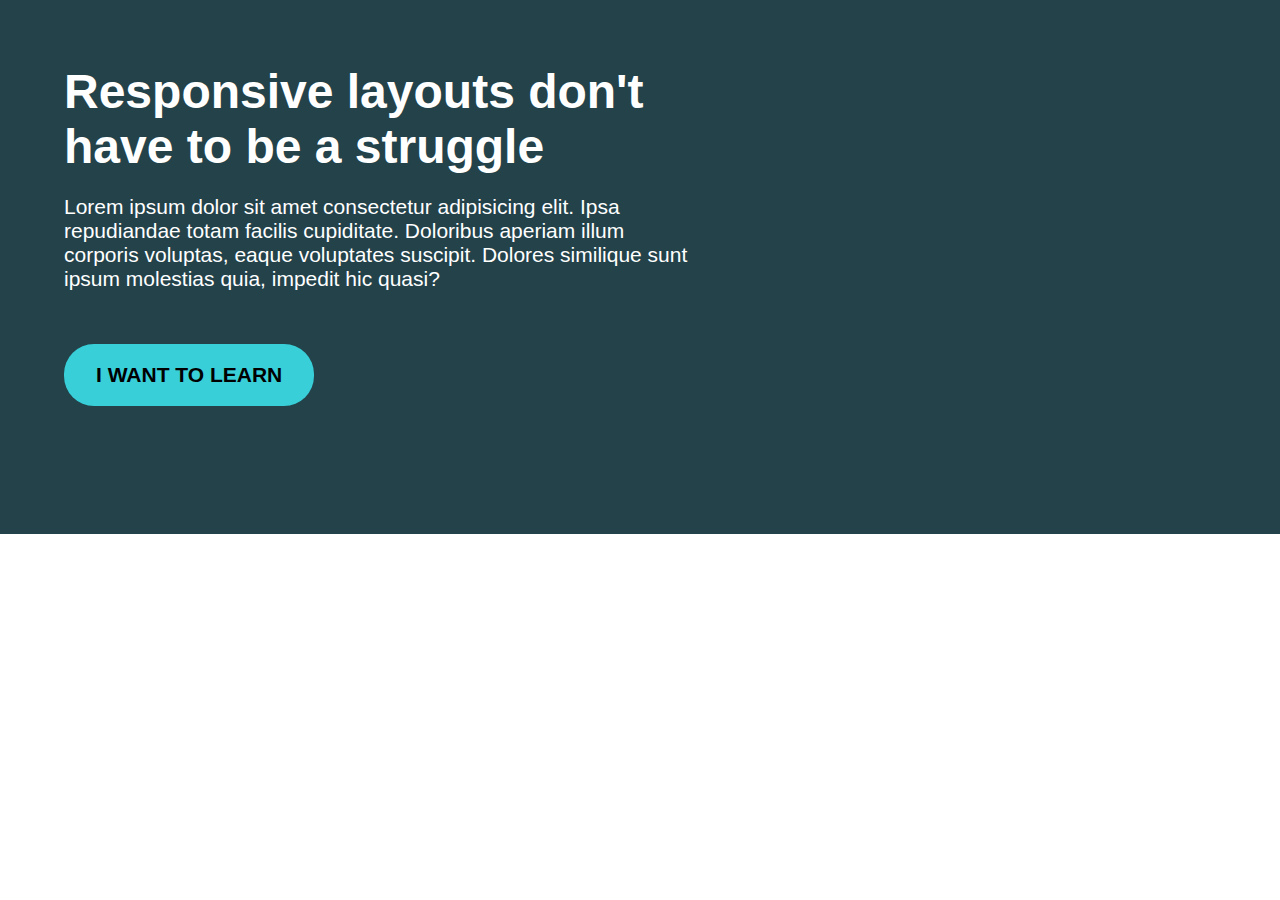
<file: d5/index.html>
<!DOCTYPE html>
<html lang="en">
  <head>
    <meta charset="UTF-8" />
    <meta http-equiv="X-UA-Compatible" content="IE=edge" />
    <meta name="viewport" content="width=device-width, initial-scale=1.0" />
    <title>Document</title>
    <link rel="stylesheet" href="style.css" />
  </head>
  <body>
    <div class="container">
      <div class="main-section">
        <h2>Responsive layouts don't have to be a struggle</h2>
        <p>
          Lorem ipsum dolor sit amet consectetur adipisicing elit. Ipsa
          repudiandae totam facilis cupiditate. Doloribus aperiam illum corporis
          voluptas, eaque voluptates suscipit. Dolores similique sunt ipsum
          molestias quia, impedit hic quasi?
        </p>
        <button class="button">I WANT TO LEARN</button>
      </div>
    </div>
  </body>
</html>
</file>
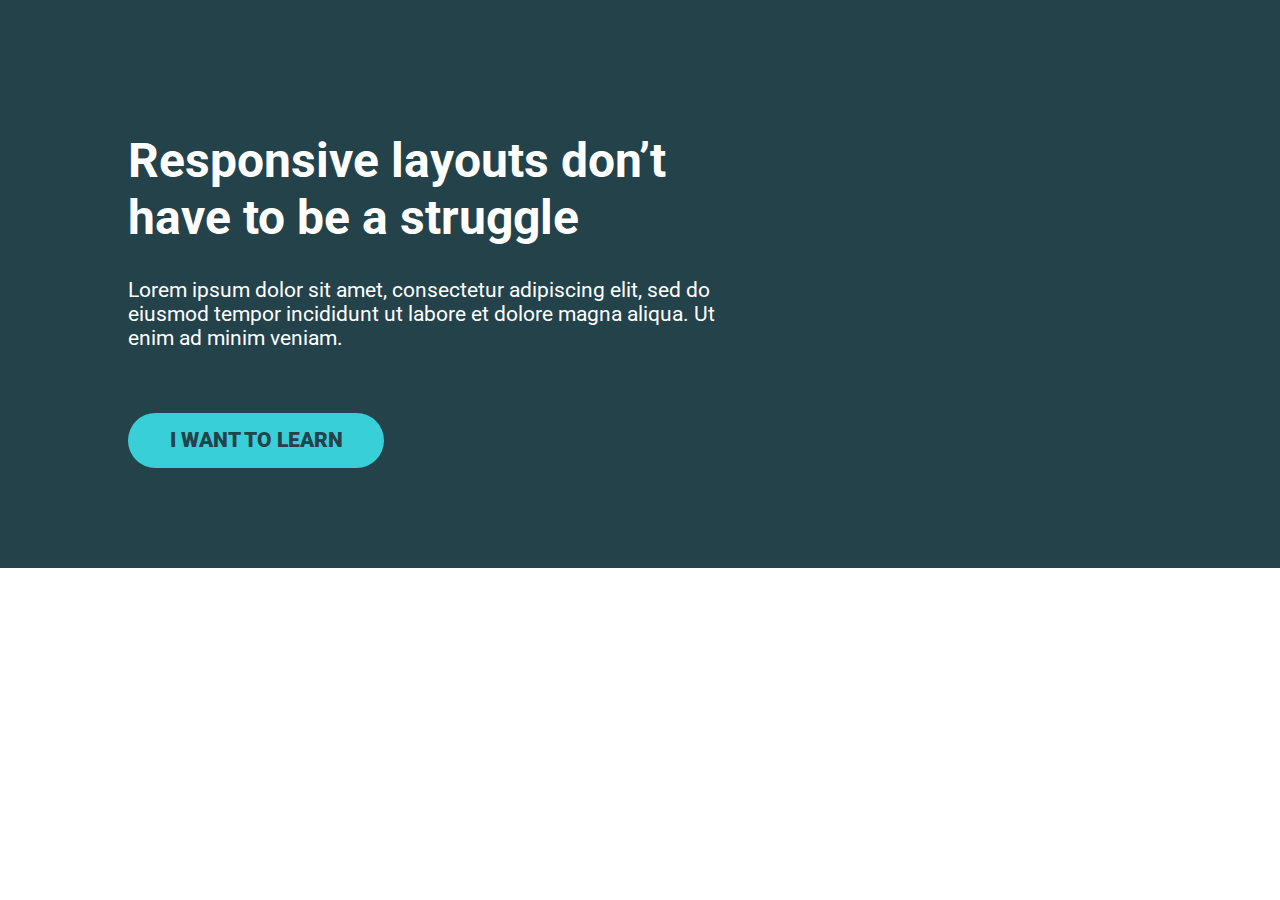
<file: d7/index.html>
<!DOCTYPE html>
<html lang="en">
<head>
    <meta charset="UTF-8">
    <meta name="viewport" content="width=device-width, initial-scale=1.0">
    <title>Document</title>
    <link href="https://fonts.googleapis.com/css2?family=Roboto:wght@400;900&display=swap" rel="stylesheet"> 
    <link rel="stylesheet" href="style.css">
</head>
<body>
    <div class="hero">
        <div class="container">
            <div class="hero__text">
                <h1>Responsive layouts don’t have to be a struggle</h1>
                <p>Lorem ipsum dolor sit amet, consectetur adipiscing elit, sed do eiusmod tempor incididunt ut labore et dolore magna aliqua. Ut enim ad minim veniam.</p>
                <a href="#" class="btn">I want to learn</a>
            </div>
        </div>
    </div>
</body>
</html>
</file>
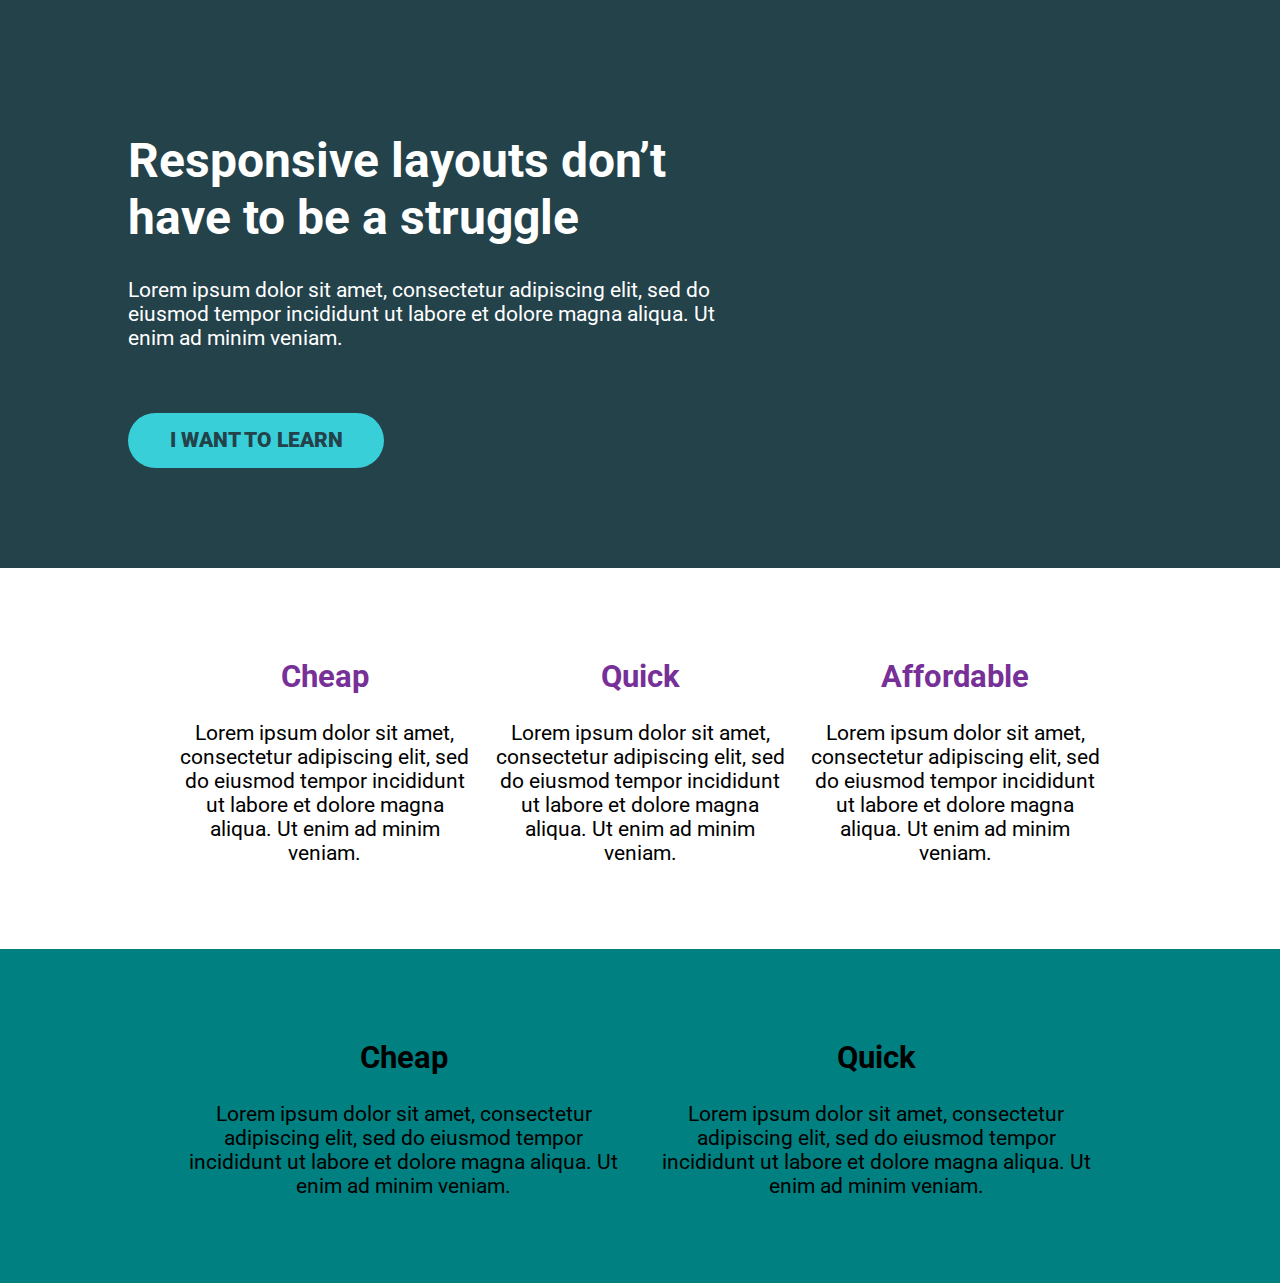
<file: d8/index.html>
<!DOCTYPE html>
<html lang="en">
  <head>
    <meta charset="UTF-8" />
    <meta name="viewport" content="width=device-width, initial-scale=1.0" />
    <title>Challenge time!</title>
    <link
      href="https://fonts.googleapis.com/css2?family=Roboto:wght@400;900&display=swap"
      rel="stylesheet"
    />
    <link rel="stylesheet" href="style.css" />
  </head>
  <body>
    <div class="hero">
      <div class="container">
        <div class="hero__text">
          <h1>Responsive layouts don’t have to be a struggle</h1>
          <p>
            Lorem ipsum dolor sit amet, consectetur adipiscing elit, sed do
            eiusmod tempor incididunt ut labore et dolore magna aliqua. Ut enim
            ad minim veniam.
          </p>
          <a href="#" class="btn">I want to learn</a>
        </div>
      </div>
    </div>

    <section class="section-1">
      <div class="container">
        <div class="row">
          <div class="col">
            <h2 class="section__title">Cheap</h2>
            <p>
              Lorem ipsum dolor sit amet, consectetur adipiscing elit, sed do
              eiusmod tempor incididunt ut labore et dolore magna aliqua. Ut
              enim ad minim veniam.
            </p>
          </div>
          <div class="col">
            <h2 class="section__title">Quick</h2>
            <p>
              Lorem ipsum dolor sit amet, consectetur adipiscing elit, sed do
              eiusmod tempor incididunt ut labore et dolore magna aliqua. Ut
              enim ad minim veniam.
            </p>
          </div>
          <div class="col">
            <h2 class="section__title">Affordable</h2>
            <p>
              Lorem ipsum dolor sit amet, consectetur adipiscing elit, sed do
              eiusmod tempor incididunt ut labore et dolore magna aliqua. Ut
              enim ad minim veniam.
            </p>
          </div>
        </div>
      </div>
    </section>

    <section class="section-2">
      <div class="container">
        <div class="row">
          <div class="col">
            <h2>Cheap</h2>
            <p>
              Lorem ipsum dolor sit amet, consectetur adipiscing elit, sed do
              eiusmod tempor incididunt ut labore et dolore magna aliqua. Ut
              enim ad minim veniam.
            </p>
          </div>
          <div class="col">
            <h2>Quick</h2>
            <p>
              Lorem ipsum dolor sit amet, consectetur adipiscing elit, sed do
              eiusmod tempor incididunt ut labore et dolore magna aliqua. Ut
              enim ad minim veniam.
            </p>
          </div>
        </div>
      </div>
    </section>
  </body>
</html>
</file>
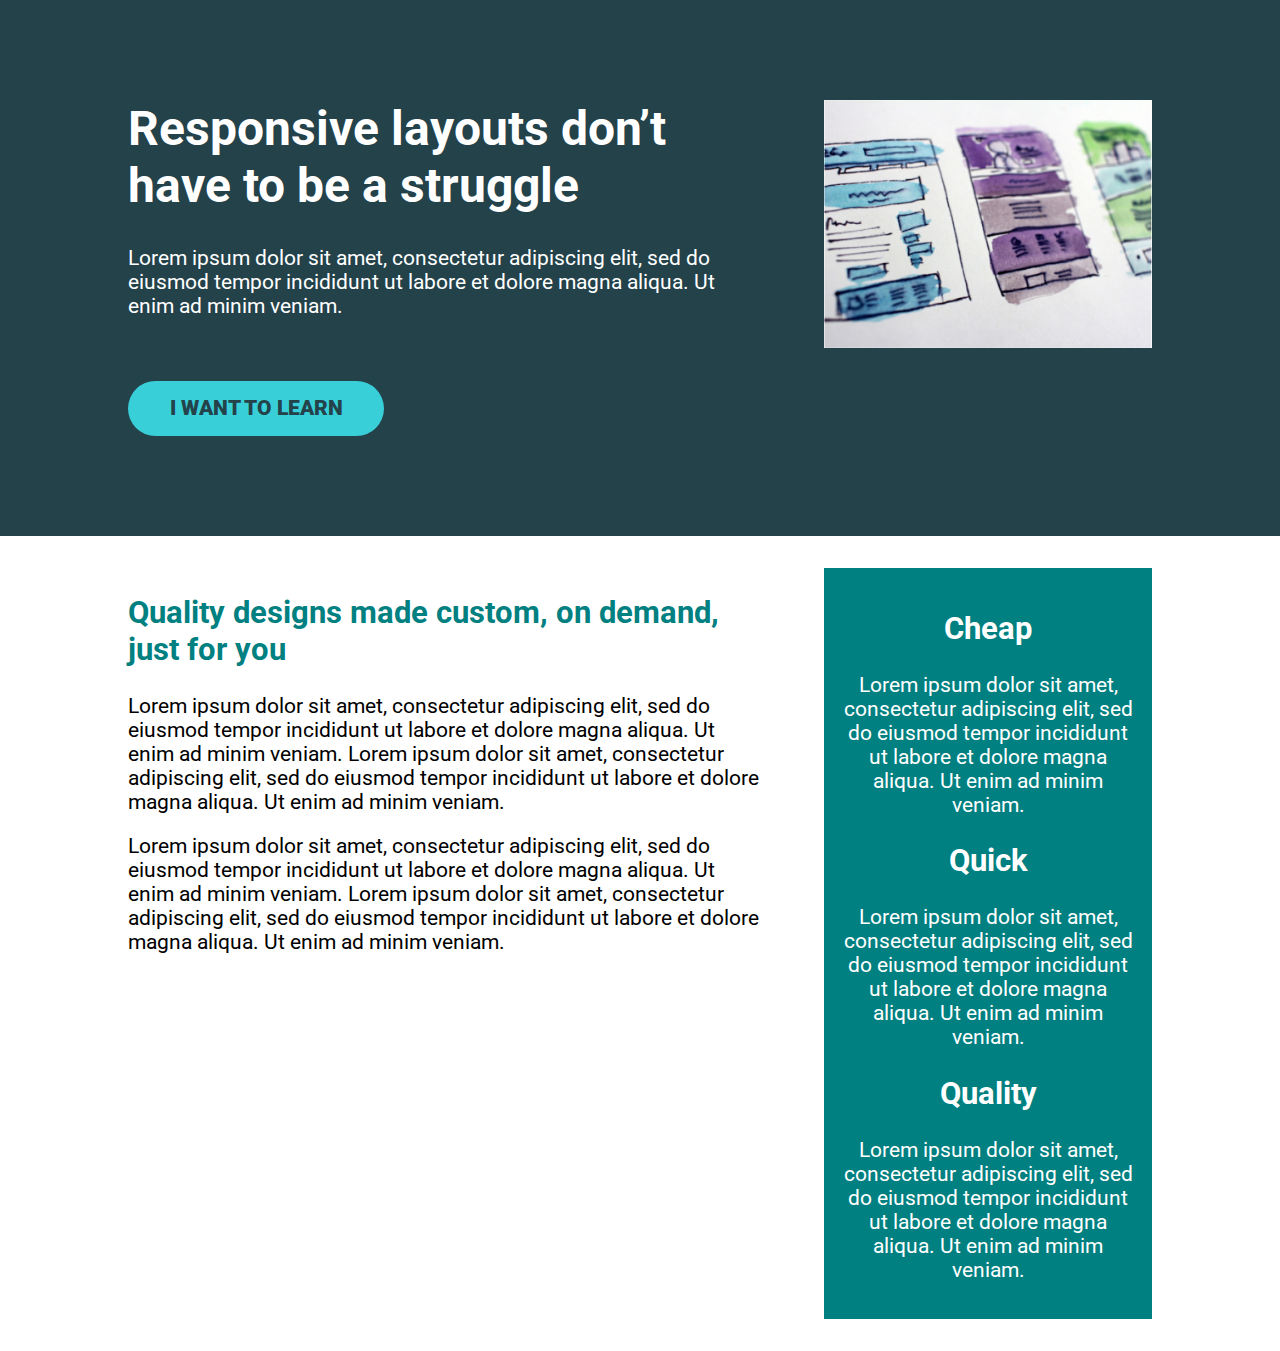
<file: d9/index.html>
<!DOCTYPE html>
<html lang="en">
  <head>
    <meta charset="UTF-8" />
    <meta name="viewport" content="width=device-width, initial-scale=1.0" />
    <title>Conquering Rsponsive Layouts</title>
    <link
      href="https://fonts.googleapis.com/css2?family=Roboto:wght@400;900&display=swap"
      rel="stylesheet"
    />
    <link rel="stylesheet" href="style.css" />
  </head>
  <body>
    <div class="hero">
      <div class="container row">
        <div class="hero__text">
          <h1>Responsive layouts don’t have to be a struggle</h1>
          <p>
            Lorem ipsum dolor sit amet, consectetur adipiscing elit, sed do
            eiusmod tempor incididunt ut labore et dolore magna aliqua. Ut enim
            ad minim veniam.
          </p>
          <a href="#" class="btn">I want to learn</a>
        </div>
        <div class="hero__img">
          <img src="/d9/img/hero-img.jpg" alt="website-img" />
        </div>
      </div>
    </div>
    <section class="section">
      <div class="container row">
        <div class="content">
          <h2 class="title">
            Quality designs made custom, on demand, just for you
          </h2>
          <p>
            Lorem ipsum dolor sit amet, consectetur adipiscing elit, sed do
            eiusmod tempor incididunt ut labore et dolore magna aliqua. Ut enim
            ad minim veniam. Lorem ipsum dolor sit amet, consectetur adipiscing
            elit, sed do eiusmod tempor incididunt ut labore et dolore magna
            aliqua. Ut enim ad minim veniam.
          </p>
          <p>
            Lorem ipsum dolor sit amet, consectetur adipiscing elit, sed do
            eiusmod tempor incididunt ut labore et dolore magna aliqua. Ut enim
            ad minim veniam. Lorem ipsum dolor sit amet, consectetur adipiscing
            elit, sed do eiusmod tempor incididunt ut labore et dolore magna
            aliqua. Ut enim ad minim veniam.
          </p>
        </div>

        <div class="side">
          <h2>Cheap</h2>
          <p>
            Lorem ipsum dolor sit amet, consectetur adipiscing elit, sed do
            eiusmod tempor incididunt ut labore et dolore magna aliqua. Ut enim
            ad minim veniam.
          </p>
          <h2>Quick</h2>
          <p>
            Lorem ipsum dolor sit amet, consectetur adipiscing elit, sed do
            eiusmod tempor incididunt ut labore et dolore magna aliqua. Ut enim
            ad minim veniam.
          </p>
          <h2>Quality</h2>
          <p>
            Lorem ipsum dolor sit amet, consectetur adipiscing elit, sed do
            eiusmod tempor incididunt ut labore et dolore magna aliqua. Ut enim
            ad minim veniam.
          </p>
        </div>
      </div>
    </section>
  </body>
</html>
</file>
<file: d1/style.css>
/* INSTRUCTIONS
 *
 * 1) Limit the total width of
 *    the .intro-conent to about half
 *    of it's parent
 *
 * 2) Stop the text from overflowing
 *    out the bottom at small screen
 *    widths
 *
 * You may modify the HTML if needed
 *
 */

* {
  box-sizing: border-box;
}

body {
  margin: 0;
  font-family: sans-serif;
}

/* set width to 50% */
.intro-content {
  width: 50%;
}

.container {
  background: #23424a;
  color: white;

  width: 80%;
  /* added max-width to limit container size at big screens */
  max-width: 750px;
  margin: 0 auto;

  padding: 2em;
  /* removed height  */
}
</file>
<file: d11/style.css>
/* 
////// For this challenge ///////

- All text is in the text.md file

// Requirements
   1. Get all the navigation items next to one another
   2. Add a space between all the items
*/

*,
*::before,
*::after {
  box-sizing: border-box;
}

body {
  margin: 0;
  font-family: "Roboto", sans-serif;
  font-size: 1.3rem;
}

img {
  max-width: 100%;
}

h1 {
  font-size: 3rem;
  margin-top: 0;
}

.section-title {
  color: #87629a;
}

.btn {
  display: inline-block;
  text-decoration: none;
  text-transform: uppercase;
  color: #23424a;
  font-weight: 900;
  background-color: #38cfd9;
  padding: 0.75em 2em;
  border-radius: 100px;
}

.btn:hover,
.btn:focus {
  opacity: 0.75;
}

.container {
  width: 80%;
  max-width: 1100px;
  margin: 0 auto;
}

.row {
  display: flex;
  justify-content: space-between;
}

.col {
  /* these are now flex items */
  width: 100%;
}

.col + .col {
  margin-left: 30px;
}

header {
  background: #136c72;
  padding: 1em 0;
}

.nav__list {
  margin: 0;
  padding: 0;
  list-style: none;
  display: flex;
}

.nav__item {
  margin-right: 1em;
}

.nav__link {
  color: #fff;
  text-decoration: none;
  text-transform: uppercase;
}

.nav__link--button {
  background: #fff;
  color: #136c72;
  padding: 0.25em 1em;
  border-radius: 10em;
}

.nav__link:hover {
  opacity: 0.75;
}

.hero {
  padding: 100px 0;
  background-color: #23424a;
  color: #fff;
}

.hero__text {
  width: 62%;
}

.hero__img {
  width: 32%;
  align-self: flex-start;
}

.hero p {
  margin-bottom: 3em;
}

.main {
  margin-top: 3em;
}

.primary-content {
  width: 62%;
}

.sidebar {
  width: 32%;
  padding: 1em;
  text-align: center;
  color: #fff;
  background-color: #136c72;
}
</file>
<file: d12/style.css>
/* 
////// For this challenge ///////

- All text is in the text.md file

// Requirements
   1. Get all the navigation items next to one another
   2. Add a space between all the items
*/

*,
*::before,
*::after {
  box-sizing: border-box;
}

body {
  margin: 0;
  font-family: "Roboto", sans-serif;
  font-size: 1.3rem;
}

img {
  max-width: 100%;
}

h1 {
  font-size: 3rem;
  margin-top: 0;
}

.section-title {
  color: #87629a;
}

.btn {
  display: inline-block;
  text-decoration: none;
  text-transform: uppercase;
  color: #23424a;
  font-weight: 900;
  background-color: #38cfd9;
  padding: 0.75em 2em;
  border-radius: 100px;
}

.btn:hover,
.btn:focus {
  opacity: 0.75;
}

.container {
  width: 80%;
  max-width: 1100px;
  margin: 0 auto;
}

.row {
  display: flex;
  justify-content: space-between;
}

.col {
  /* these are now flex items */
  width: 100%;
}

.col + .col {
  margin-left: 30px;
}

header {
  background: #136c72;
  padding: 1em 0;
}

.logo {
  margin-right: 1em;
}

.nav {
  display: flex;
  justify-content: space-between;
  align-items: center;
  flex-grow: 1;
}

.nav__list {
  margin: 0;
  padding: 0;
  list-style: none;
  display: flex;
  align-items: center;
  font-size: 0.9rem;
}

.nav__list--primary {
  margin: 0 auto;
}

.nav__item {
  margin-right: 1em;
}

.nav__link {
  color: #fff;
  text-decoration: none;
  text-transform: uppercase;
}

.nav__link--button {
  background: #fff;
  color: #136c72;
  padding: 0.25em 1em;
  border-radius: 10em;
}

.nav__link:hover {
  opacity: 0.75;
}

.hero {
  padding: 100px 0;
  background-color: #23424a;
  color: #fff;
}

.hero__text {
  width: 62%;
}

.hero__img {
  width: 32%;
  align-self: flex-start;
}

.hero p {
  margin-bottom: 3em;
}

.main {
  margin-top: 3em;
}

.primary-content {
  width: 62%;
}

.sidebar {
  width: 32%;
  padding: 1em;
  text-align: center;
  color: #fff;
  background-color: #136c72;
}
</file>
<file: d13-14/style.css>
*,
::before,
::after {
  box-sizing: border-box;
  margin: 0;
  padding: 0;
}

:root {
  /* background colors  */
  --cream: #f3eed9;
  --brown: #824936;
  --black: #222c2a;
  /* fonts  */
  --fontOne: "Roboto";
  --fontTwo: "Playfair Display";
}

body {
  background-color: seashell;
}

.section {
  padding: 10vh 15vw;
}

.row {
  display: flex;
}

.heading-brown {
  color: var(--brown);
}

.heading-cream {
  color: var(--cream);
}

.content {
  display: flex;
  align-items: flex-start;
}

.section1 {
  background-color: var(--cream);
  min-height: 660px;
  justify-content: center;
  align-items: center;
  text-align: center;
}

.section2 {
  justify-content: center;
  align-items: center;
}

.section3 {
  background-color: var(--black);
  justify-content: center;
  align-items: center;
}

.section4 {
  background-color: var(--brown);
  justify-content: center;
  align-items: center;
}
</file>
<file: d18/style.css>
*, *::before, *::after {
    box-sizing: border-box;
}

/* 

font-family: 'Roboto', sans-serif;
font-family: 'Playfair Display', serif;

*/

body {
    margin: 0;
    font-family: 'Roboto', sans-serif;
    font-size: 1.3125rem;
    line-height: 1.6;
    color: #222C2A;
}

img {
    max-width: 100%;
}

h1, h2 {
    font-family: 'Playfair Display', serif;
    font-weight: 900;
    margin-top: 0;
    line-height: 1.1;
}

section {
    padding: 4em 0;
}

.container {
    width: 85%;
    margin: 0 auto;
    max-width: 1128px;
}

.section-title {
    font-size: 2.25rem;
    color: #F3EED9;
}

.section-title--dark {
    color: #824936;
}

.intro {
    background: #F3EED9;
    text-align: center;
    color: #824936;
    min-height: 660px;

    display: flex;
    align-items: center;
}

.intro__text {
    text-transform: uppercase;
    letter-spacing: 10px;
    font-size: 1.125rem;
    color: #222C2A;
    margin: 0 0 .25em;
}

.intro__title {
    font-size: 3rem;
}

.section-three {
    background-color: #222C2A;
    color: #fff;
}

.section-four {
    background-color: #824936;
    color: #fff;
}

@media (min-width: 800px) {
    .row {
        display: flex;
    }

    .col {
        width: 100%;
    }

    .col + .col {
        margin-left: 5em;
    }

    .intro__title {
        font-size: 3.75rem;
    }
}
</file>
<file: d19/style.css>
/* Challenge

   Make the navigation layout work
   on both mobile and large screens.

   Mobile-first, so mobile styles first,
   then add the large screen styles
   inside the existing media query

*/

*,
*::before,
*::after {
  box-sizing: border-box;
}

body {
  margin: 0;
  font-family: "Roboto", sans-serif;
  font-size: 1.3rem;
}

img {
  max-width: 100%;
}

h1 {
  font-size: 3rem;
  margin-top: 0;
}

.section-title {
  color: #87629a;
}

.btn {
  display: inline-block;
  text-decoration: none;
  text-transform: uppercase;
  color: #23424a;
  font-weight: 900;
  background-color: #38cfd9;
  padding: 0.75em 2em;
  border-radius: 100px;
}

.btn:hover,
.btn:focus {
  opacity: 0.75;
}

.container {
  width: 80%;
  max-width: 1100px;
  margin: 0 auto;
  /* added for nav-toggle positioning */
  position: relative;
}

header {
  background: #136c72;
  padding: 1em 0;
  text-align: center;
}

.nav {
  width: 100%;
}

.nav-toggle {
  cursor: pointer;
  border: 0;
  width: 3em;
  height: 3em;
  padding: 0em;
  border-radius: 50%;
  background: #072a2d;
  color: white;
  transition: opacity 250ms ease;

  position: absolute;
  left: 0;
}

.nav-toggle:focus,
.nav-toggle:hover {
  opacity: 0.75;
}

.hamburger {
  width: 50%;
  position: relative;
}

.hamburger,
.hamburger::before,
.hamburger::after {
  display: block;
  margin: 0 auto;
  height: 3px;
  background: white;
}

.hamburger::before,
.hamburger::after {
  content: "";
  width: 100%;
}

.hamburger::before {
  transform: translateY(-6px);
}

.hamburger::after {
  transform: translateY(3px);
}

/* made changes here from video
   to make it more accessible.
   
   Works the same :) */
.nav {
  visibility: hidden;
  height: 0;
  position: absolute;
  font-size: 1rem;
}

.nav--visible {
  visibility: visible;
  height: auto;
  position: relative;
}

.nav__list {
  margin: 0;
  padding: 0;
  list-style: none;
  text-transform: uppercase;
}

.nav__item,
a:link,
a:visited {
  margin-top: 0.75em;
  text-decoration: none;
}

a:hover,
a:focus {
  opacity: 0.5;
}

.nav__link {
  color: #fff;
}

.nav__link--button {
  padding: 0.5rem;
  background-color: #fff;
  border-radius: 100px;
  color: #23424a;
}

.logo {
  height: 30px;
}

.hero {
  padding: 100px 0;
  background-color: #23424a;
  color: #fff;
}

.hero__img {
  margin-top: 2em;
}

.hero p {
  margin-bottom: 3em;
}

.main {
  margin-top: 3em;
}

.sidebar {
  padding: 1em;
  text-align: center;
  color: #fff;
  background-color: #136c72;
}

@media (min-width: 800px) {
  .nav-toggle {
    display: none;
  }

  .nav {
    visibility: visible;
    display: flex;
    height: auto;
    align-items: center;
    justify-content: flex-end;
    position: relative;
  }

  .nav__list {
    display: flex;
  }

  .nav__item {
    margin: 0 0.5em;
  }

  .row {
    display: flex;
    justify-content: space-between;
  }

  .hero__text {
    width: 62%;
  }

  .hero__img {
    width: 32%;
    align-self: flex-start;
    margin: 0;
  }

  .primary-content {
    width: 62%;
  }

  .sidebar {
    width: 32%;
  }
}
</file>
<file: d21/style.css>
*,
::before,
::after {
  box-sizing: border-box;
  margin: 0;
  padding: 0;
}

body {
  margin: 0;
  font-size: 10px;
  background: #252525;
}

:root {
  /* color */
  --darker: #2e323f;
  --dark: #3b4050;
  --grey: #6f737f;
  --white: #ffffff;
  --offwhite: #e7e5e5;
  --biege: #a59678;

  /* fonts */
  --content: "Montserrat", sans-serif;
  --head: "Oswald", sans-serif;

  /* font size */
  --font-90: clamp(3rem, 8vw, 90px);
  --font-36: clamp(1.5rem, 2.8vw, 36px);
  --font-30: clamp(1.3rem, 2.3vw, 30px);
  --font-24: clamp(1.15rem, 1.9vw, 24px);
  --font-21: clamp(1rem, 1.7vw, 21px);
  --font-18: clamp(0.9rem, 1.5vw, 18px);
  --font-16: clamp(0.8rem, 1.3vw, 16px);
}

img {
  max-width: 100%;
}

h1,
h2 {
  font-family: var(--head);
  line-height: 1;
}

p {
  font-family: var(--content);
}

a {
  text-decoration: none;
}

li {
  list-style: none;
}

/* patterns  */
.max {
  max-width: 1200px;
  margin: 0 auto;
}

.container {
  width: 80%;
  margin: 0 auto;
  padding: 4rem 0;
}

.description-box {
  display: flex;
  flex-direction: column;
  gap: 1rem;
  text-align: center;
}

.section__title--biege {
  color: var(--biege);
}

.section__title--white {
  color: var(--white);
}

/* nav bar */
.header {
  background: var(--darker);
  padding: 1.5em 0 1em;
  text-align: center;
}

.nav {
  width: 100%;
  visibility: hidden;
  height: 0;
  font-size: var(--font-21);
  font-family: var(--head);
  display: flex;
  flex-direction: column;
  gap: 0.5rem;
}

.nav-toggle {
  cursor: pointer;
  border: 0;
  width: 3em;
  height: 3em;
  padding: 0em;
  border-radius: 50%;
  background: var(--darker);
  color: var(--white);
  transition: opacity 250ms ease;
  position: absolute;
  left: 15px;
  top: 8px;
}

.nav-toggle:focus,
.nav-toggle:hover {
  opacity: 0.75;
}

.hamburger {
  width: 50%;
  position: relative;
}

.hamburger,
.hamburger::before,
.hamburger::after {
  display: block;
  margin: 0 auto;
  height: 3px;
  background: var(--white);
}

.hamburger::before,
.hamburger::after {
  content: "";
  width: 100%;
}

.hamburger::before {
  transform: translateY(-6px);
}

.hamburger::after {
  transform: translateY(3px);
}

.nav--visible {
  visibility: visible;
  height: auto;
  position: relative;
}

.nav__list {
  list-style: none;
  display: flex;
  flex-direction: column;
  gap: 0.25rem;
  align-content: space-around;
}

.nav__link {
  color: var(--white);
  text-transform: uppercase;
  text-decoration: none;
}

.nav__link--button {
  padding: 0.25em 0.75em;
  background: var(--biege);
  color: var(--white);
  border-radius: 100px;
}

.nav__link:hover,
.nav__link:focus {
  opacity: 0.65;
}

/* hero */
.hero {
  background: var(--dark);
  color: var(--white);
}

.hero__text {
  display: flex;
  flex-direction: column;
  gap: 1.5rem;
}

.hero span {
  color: var(--biege);
}

.hero__title {
  font-size: var(--font-90);
}

.hero__subtext {
  display: flex;
  flex-direction: column;
  gap: 0.5rem;
}

.hero p {
  font-size: var(--font-24);
}

.btn {
  display: inline-block;
  text-transform: uppercase;
  color: var(--white);
  font-weight: 900;
  background-color: var(--biege);
  font-family: var(--head);
  font-size: var(--font-24);
  padding: 0.4em 1.5em;
  border-radius: 100px;
  width: max-content;
}

.btn:hover,
.btn:focus {
  opacity: 0.75;
}

/* section1 */
.section1 {
  background: var(--offwhite);
}

.section1__wrapper {
  display: flex;
  flex-direction: column;
  gap: 2rem;
}

.section1 h2 {
  font-size: var(--font-30);
}

.section1 p {
  font-size: var(--font-18);
}

/* section2 */
.section2 {
  background: var(--white);
}

.content {
  display: flex;
  flex-direction: column;
  gap: 1.5rem;
}

.section2__wrapper {
  display: flex;
  flex-direction: column;
  gap: 1.5rem;
}

.section2 h2 {
  font-size: var(--font-36);
}

.section2 p {
  font-size: var(--font-21);
}

/* sidebar */
.sidebar {
  display: flex;
  flex-direction: column;
  gap: 1rem;
}

.sidebar__box {
  display: flex;
  flex-direction: column;
  background: var(--dark);
  color: var(--white);
  border-radius: 15px;
  gap: 1rem;
  padding: 1.5rem 2rem;
}

.sidebar h2 {
  font-size: var(--font-30);
}

.sidebar p {
  font-size: var(--font-18);
}

/* footer */
.footer {
  background: var(--dark);
  color: var(--white);
}

.footer__wrapper {
  display: flex;
  flex-direction: column;
  gap: 1rem;
}

.footer__title {
  font-size: var(--font-36);
  text-align: center;
  margin-bottom: 1rem;
}

.footer__details {
  display: flex;
  flex-direction: column;
  gap: 0.5rem;
}

.footer h3 {
  font-size: var(--font-21);
}

.footer p {
  font-size: var(--font-16);
}

.footer__linkwrap {
  display: flex;
  gap: 1.5rem;
}

.footer__links {
  font-size: var(--font-16);
}

/* media queries */
@media (min-width: 700px) {
  .container {
    padding: 5.8rem 0;
  }

  .section1__wrapper {
    flex-direction: row;
  }

  .sidebar {
    flex-direction: row;
    gap: 0.5rem;
  }
}

@media (min-width: 1000px) {
  .container {
    padding: 6.5rem 0;
  }

  .row {
    display: flex;
    flex-direction: row;
  }

  .header-wrapper {
    display: flex;
    flex-direction: row;
    margin: 0 auto;
    width: 80%;
  }

  .nav-toggle {
    visibility: hidden;
  }

  .nav {
    display: flex;
    flex-direction: row;
    justify-content: flex-end;
    gap: 2.5rem;
    visibility: visible;
  }

  .nav__list {
    display: flex;
    flex-direction: row;
    gap: 1.5rem;
  }

  .nav__link {
    font-size: 16px;
  }

  .nav__link--button {
    padding: 0.2rem 1rem;
  }

  .hero__title {
    flex-basis: 50%;
  }

  .hero__subtext {
    display: flex;
    flex-direction: column;
    flex-basis: 50%;
    justify-content: flex-end;
  }

  .section1__wrapper {
    justify-content: space-between;
  }

  .description-box {
    flex-basis: 28%;
  }

  .section2__wrapper {
    justify-content: space-between;
  }

  .content {
    flex-basis: 55%;
  }

  .sidebar {
    flex-direction: column;
    flex-basis: 35%;
  }

  .footer-detailwrap {
    display: flex;
    justify-content: space-between;
  }

  .footer__details--main {
    flex-basis: 45%;
  }

  .footer__linkwrap {
    flex-direction: column;
  }
}
</file>
<file: d3/style.css>
/* INSTRUCTIONS
 *
 * 1) Keep the text inside .intro-content
 *    in the same place, but have the background
 *    extend from one side of the viewport
 *    to the other, no matter how wide or narrow
 *    the browser is.
 *
 * 2) Limit the maximum width of the text in the
 *    bottom area.
 *
 * You may modify the HTML if needed
 * (you probably should for this challenge)
 *
 */

* {
  box-sizing: border-box;
}

body {
  margin: 0;
  font-family: sans-serif;
}

/* placed some of the properties into intro-content div  */
.container {
  background: #23424a;
  color: white;
}

/* added properties for new more-content div  */
.more-content {
  margin: 0 auto;
  padding: 0 2rem;
  width: 50%;
  max-width: 750px;
}

/* properties are placed here so container can have 100% background without affecting the content  */
.intro-content {
  margin: 0 auto;
  width: 50%;
  max-width: 750px;
  padding: 2rem;
}
</file>
<file: d5/style.css>
* {
  box-sizing: border-box;
}

body {
  margin: 0;
}

h2 {
  font-size: 48px;
  font-family: -apple-system, BlinkMacSystemFont, "Segoe UI", Roboto, Oxygen,
    Ubuntu, Cantarell, "Open Sans", "Helvetica Neue", sans-serif;
  font-weight: 900;
  color: white;
  margin: 0 auto;
}

p {
  font-size: 21px;
  font-family: -apple-system, BlinkMacSystemFont, "Segoe UI", Roboto, Oxygen,
    Ubuntu, Cantarell, "Open Sans", "Helvetica Neue", sans-serif;
  font-weight: 400;
  color: white;
}

.button {
  font-size: 21px;
  font-family: -apple-system, BlinkMacSystemFont, "Segoe UI", Roboto, Oxygen,
    Ubuntu, Cantarell, "Open Sans", "Helvetica Neue", sans-serif;
  font-weight: 700;
  background: #38cfd9;
  border-radius: 30px;
  border-style: none;
  padding: 1.2rem 2rem;
  margin-top: 2rem;
}

.container {
  background-color: #23424a;
}

.main-section {
  width: 50%;
  padding: 3rem;
  margin-left: 5%;
  padding: 5% 0 10%;
}
</file>
<file: d7/style.css>
*, *::before, *::after {
    box-sizing: border-box;
}

body {
    margin: 0;
    font-family: 'Roboto', sans-serif;
    font-size: 1.3rem;
}

h1 {
    font-size: 3rem;
}

.container {
    width: 80%;
    max-width: 1100px;
    margin: 0 auto;
}

.hero {
    padding: 100px 0;
    background-color: #23424A;
    color: #FFF;
}

.hero__text {
    width: 60%;
}

.hero p {
    margin-bottom: 3em;
}

.btn {
    display: inline-block;
    text-decoration: none;
    text-transform: uppercase;
    color: #23424A;
    font-weight: 900;
    background-color: #38CFD9;
    padding: .75em 2em;
    border-radius: 100px;
}

.btn:hover,
.btn:focus {
    opacity: .75; 
}
</file>
<file: d8/style.css>
/* 
////// For this challenge ///////

- You will have to modify the HTML

- You can add new classes in the HTML
  if you need to

// Requirements
1. The headings in the first row must be
   a different color
2. The two .col at the bottom must go next
   to one another
3. The section at the bottom should have
   a dark background color and a different
   color of text
4. I've removed the "gap" that I created,
   so you'll have to add it back in

   */

*,
*::before,
*::after {
  box-sizing: border-box;
}

body {
  margin: 0;
  font-family: "Roboto", sans-serif;
  font-size: 1.3rem;
}

h1 {
  font-size: 3rem;
}

.container {
  width: 80%;
  max-width: 1100px;
  margin: 0 auto;
}

.row {
  /* display: flex => flex container */
  display: flex;

  /* can't use yet */
  /* gap: 100px; */
}

.col + .col {
  margin-left: 1.5rem;
}

.col {
  /* these are now flex items */
  width: 100%;
  text-align: center;
}

.hero {
  padding: 100px 0;
  background-color: #23424a;
  color: #fff;
}

.section-1 {
  padding: 4rem;
}

.section-2 {
  background-color: teal;
  padding: 4rem;
}

.section__title {
  color: #773097;
}

.hero__text {
  width: 60%;
}

.hero p {
  margin-bottom: 3em;
}

.btn {
  display: inline-block;
  text-decoration: none;
  text-transform: uppercase;
  color: #23424a;
  font-weight: 900;
  background-color: #38cfd9;
  padding: 0.75em 2em;
  border-radius: 100px;
}

.btn:hover,
.btn:focus {
  opacity: 0.75;
}
</file>
<file: d9/style.css>
/* 
////// For this challenge ///////

- All text is in the text.md file

// Requirements
1. Refer to the design specs for the
   overall layout 
2. The image should line up with
   the sidebar in the section
   below

*/

*,
*::before,
*::after {
  box-sizing: border-box;
}

body {
  margin: 0;
  font-family: "Roboto", sans-serif;
  font-size: 1.3rem;
}

img {
  max-width: 100%;
}

h1 {
  font-size: 3rem;
  margin-top: 0;
}

.container {
  width: 80%;
  max-width: 1100px;
  margin: 0 auto;
}

.row {
  /* display: flex => flex container */
  display: flex;
  justify-content: space-between;

  /* can't use yet */
  /* gap: 100px; */
}

.col {
  /* these are now flex items */
  width: 100%;
}

.col + .col {
  margin-left: 30px;
}

.hero {
  padding: 100px 0;
  background-color: #23424a;
  color: #fff;
}

.hero__text {
  width: 62%;
}

.hero__img {
  width: 32%;
  align-self: flex-start;
}

.hero p {
  margin-bottom: 3em;
}

.section {
  padding: 2rem 0;
}

.content {
  width: 62%;
}

.title {
  color: teal;
}

.side {
  background-color: teal;
  width: 32%;
  align-self: flex-start;
  color: #fff;
  text-align: center;
  padding: 1rem;
}

.btn {
  display: inline-block;
  text-decoration: none;
  text-transform: uppercase;
  color: #23424a;
  font-weight: 900;
  background-color: #38cfd9;
  padding: 0.75em 2em;
  border-radius: 100px;
}

.btn:hover,
.btn:focus {
  opacity: 0.75;
}
</file>
